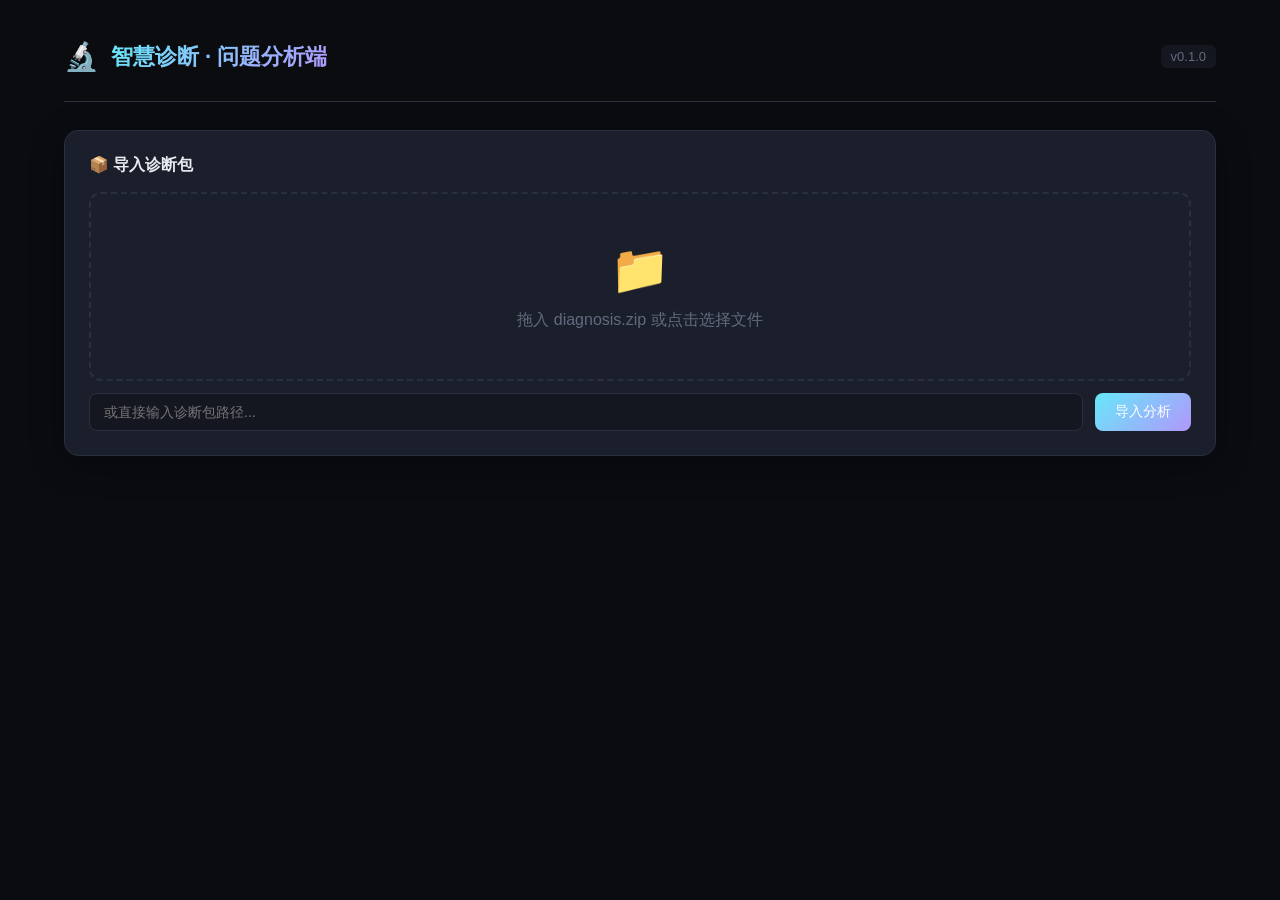
<file: analyzer/src/index.html>
<!DOCTYPE html>
<html lang="zh-CN">
<head>
  <meta charset="UTF-8">
  <meta name="viewport" content="width=device-width, initial-scale=1.0">
  <title>智慧诊断 - 问题分析端</title>
  <link rel="stylesheet" href="styles.css">
</head>
<body>
  <div class="app">
    <header class="header">
      <div class="header-brand">
        <span class="header-icon">🔬</span>
        <h1>智慧诊断 · 问题分析端</h1>
      </div>
      <span class="header-version">v0.1.0</span>
    </header>

    <main class="main">
      <!-- 导入面板 -->
      <section class="card" id="import-section">
        <h2>📦 导入诊断包</h2>
        <div class="drop-zone" id="drop-zone">
          <span class="drop-icon">📁</span>
          <p>拖入 diagnosis.zip 或点击选择文件</p>
          <input type="file" id="file-input" accept=".zip" hidden />
        </div>
        <div class="form-row" style="margin-top:12px">
          <input type="text" id="zip-path" placeholder="或直接输入诊断包路径..." />
          <button id="btn-import" class="btn btn-primary">导入分析</button>
        </div>
      </section>

      <!-- 诊断概要 -->
      <section class="card" id="summary-section" style="display:none">
        <h2>📋 诊断概要</h2>
        <div class="summary-grid" id="summary-grid"></div>
      </section>

      <!-- 证据仪表盘 -->
      <section class="dashboard" id="dashboard" style="display:none">
        <div class="card panel">
          <h2>🌐 请求概览</h2>
          <div id="request-panel"></div>
        </div>
        <div class="card panel">
          <h2>📝 日志摘要</h2>
          <div id="log-panel"></div>
        </div>
        <div class="card panel">
          <h2>🗄️ SQL 分析</h2>
          <div id="sql-panel"></div>
        </div>
      </section>

      <!-- 诊断结论 -->
      <section class="card" id="findings-section" style="display:none">
        <h2>🎯 诊断结论</h2>
        <div id="findings-list"></div>
      </section>

      <!-- 报告 -->
      <section class="card" id="report-section" style="display:none">
        <div class="report-header">
          <h2>📄 诊断报告</h2>
          <div>
            <button id="btn-copy-report" class="btn btn-secondary">📋 复制</button>
            <button id="btn-export-report" class="btn btn-primary">💾 导出</button>
          </div>
        </div>
        <div class="report-preview" id="report-preview"></div>
      </section>
    </main>
  </div>

  <script src="app.js"></script>
</body>
</html>
</file>
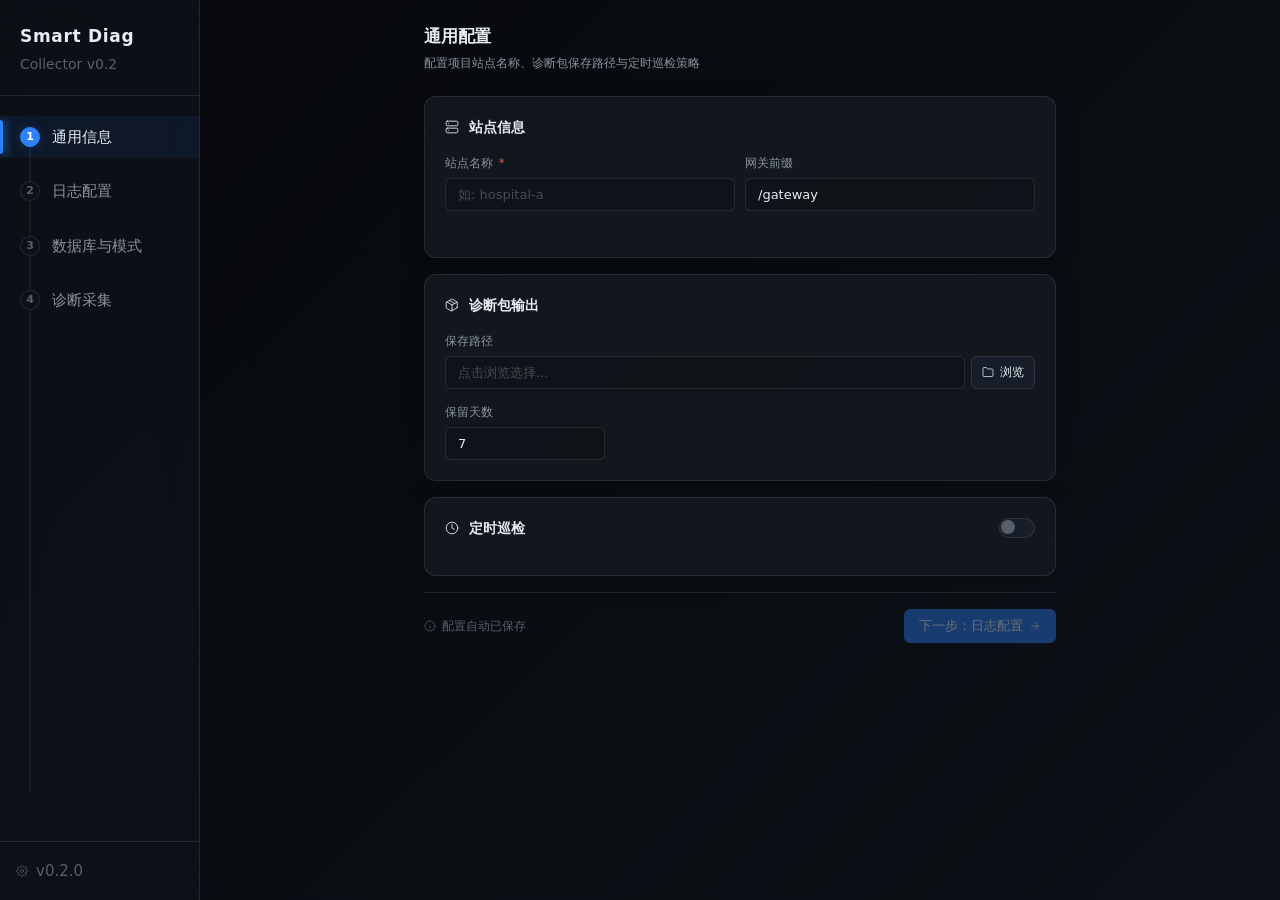
<file: collector/src/index.html>
<!DOCTYPE html>
<html lang="zh-CN">
<head>
  <meta charset="UTF-8">
  <meta name="viewport" content="width=device-width, initial-scale=1.0">
  <title>Smart Diagnostic Collector</title>
  <link rel="stylesheet" href="styles.css">
</head>
<body>

<!-- ═══ SVG Sprite ═══ -->
<svg style="display:none" xmlns="http://www.w3.org/2000/svg">
  <symbol id="icon-arrow-right" viewBox="0 0 24 24">
    <path d="M5 12h14M12 5l7 7-7 7"/>
  </symbol>
  <symbol id="icon-arrow-left" viewBox="0 0 24 24">
    <path d="M19 12H5M12 19l-7-7 7-7"/>
  </symbol>
  <symbol id="icon-check" viewBox="0 0 24 24">
    <path d="M20 6L9 17l-5-5"/>
  </symbol>
  <symbol id="icon-x" viewBox="0 0 24 24">
    <path d="M18 6L6 18M6 6l12 12"/>
  </symbol>
  <symbol id="icon-info" viewBox="0 0 24 24">
    <circle cx="12" cy="12" r="10"/>
    <path d="M12 16v-4M12 8h.01"/>
  </symbol>
  <symbol id="icon-warning" viewBox="0 0 24 24">
    <path d="M10.29 3.86L1.82 18a2 2 0 001.71 3h16.94a2 2 0 001.71-3L13.71 3.86a2 2 0 00-3.42 0z"/>
    <path d="M12 9v4M12 17h.01"/>
  </symbol>
  <symbol id="icon-server" viewBox="0 0 24 24">
    <rect x="2" y="2" width="20" height="8" rx="2"/>
    <rect x="2" y="14" width="20" height="8" rx="2"/>
    <path d="M6 6h.01M6 18h.01"/>
  </symbol>
  <symbol id="icon-db" viewBox="0 0 24 24">
    <ellipse cx="12" cy="5" rx="9" ry="3"/>
    <path d="M21 12c0 1.66-4 3-9 3s-9-1.34-9-3"/>
    <path d="M3 5v14c0 1.66 4 3 9 3s9-1.34 9-3V5"/>
  </symbol>
  <symbol id="icon-cloud" viewBox="0 0 24 24">
    <path d="M18 10h-1.26A8 8 0 109 20h9a5 5 0 000-10z"/>
  </symbol>
  <symbol id="icon-terminal" viewBox="0 0 24 24">
    <polyline points="4 17 10 11 4 5"/>
    <line x1="12" y1="19" x2="20" y2="19"/>
  </symbol>
  <symbol id="icon-folder" viewBox="0 0 24 24">
    <path d="M22 19a2 2 0 01-2 2H4a2 2 0 01-2-2V5a2 2 0 012-2h5l2 3h9a2 2 0 012 2z"/>
  </symbol>
  <symbol id="icon-eye" viewBox="0 0 24 24">
    <path d="M1 12s4-8 11-8 11 8 11 8-4 8-11 8-11-8-11-8z"/>
    <circle cx="12" cy="12" r="3"/>
  </symbol>
  <symbol id="icon-eye-off" viewBox="0 0 24 24">
    <path d="M17.94 17.94A10.07 10.07 0 0112 20c-7 0-11-8-11-8a18.45 18.45 0 015.06-5.94M9.9 4.24A9.12 9.12 0 0112 4c7 0 11 8 11 8a18.5 18.5 0 01-2.16 3.19m-6.72-1.07a3 3 0 11-4.24-4.24"/>
    <line x1="1" y1="1" x2="23" y2="23"/>
  </symbol>
  <symbol id="icon-refresh" viewBox="0 0 24 24">
    <polyline points="23 4 23 10 17 10"/>
    <path d="M20.49 15a9 9 0 11-2.12-9.36L23 10"/>
  </symbol>
  <symbol id="icon-play" viewBox="0 0 24 24">
    <polygon points="5 3 19 12 5 21 5 3"/>
  </symbol>
  <symbol id="icon-stop" viewBox="0 0 24 24">
    <rect x="3" y="3" width="18" height="18" rx="2"/>
  </symbol>
  <symbol id="icon-search" viewBox="0 0 24 24">
    <circle cx="11" cy="11" r="8"/>
    <line x1="21" y1="21" x2="16.65" y2="16.65"/>
  </symbol>
  <symbol id="icon-clock" viewBox="0 0 24 24">
    <circle cx="12" cy="12" r="10"/>
    <polyline points="12 6 12 12 16 14"/>
  </symbol>
  <symbol id="icon-download" viewBox="0 0 24 24">
    <path d="M21 15v4a2 2 0 01-2 2H5a2 2 0 01-2-2v-4"/>
    <polyline points="7 10 12 15 17 10"/>
    <line x1="12" y1="15" x2="12" y2="3"/>
  </symbol>
  <symbol id="icon-settings" viewBox="0 0 24 24">
    <circle cx="12" cy="12" r="3"/>
    <path d="M19.4 15a1.65 1.65 0 00.33 1.82l.06.06a2 2 0 010 2.83 2 2 0 01-2.83 0l-.06-.06a1.65 1.65 0 00-1.82-.33 1.65 1.65 0 00-1 1.51V21a2 2 0 01-4 0v-.09A1.65 1.65 0 009 19.4a1.65 1.65 0 00-1.82.33l-.06.06a2 2 0 01-2.83-2.83l.06-.06A1.65 1.65 0 004.68 15a1.65 1.65 0 00-1.51-1H3a2 2 0 010-4h.09A1.65 1.65 0 004.6 9a1.65 1.65 0 00-.33-1.82l-.06-.06a2 2 0 012.83-2.83l.06.06A1.65 1.65 0 009 4.68a1.65 1.65 0 001-1.51V3a2 2 0 014 0v.09a1.65 1.65 0 001 1.51 1.65 1.65 0 001.82-.33l.06-.06a2 2 0 012.83 2.83l-.06.06A1.65 1.65 0 0019.4 9a1.65 1.65 0 001.51 1H21a2 2 0 010 4h-.09a1.65 1.65 0 00-1.51 1z"/>
  </symbol>
  <symbol id="icon-chevron-down" viewBox="0 0 24 24">
    <polyline points="6 9 12 15 18 9"/>
  </symbol>
  <symbol id="icon-package" viewBox="0 0 24 24">
    <line x1="16.5" y1="9.4" x2="7.5" y2="4.21"/>
    <path d="M21 16V8a2 2 0 00-1-1.73l-7-4a2 2 0 00-2 0l-7 4A2 2 0 002 8v8a2 2 0 001 1.73l7 4a2 2 0 002 0l7-4A2 2 0 0021 16z"/>
    <polyline points="3.27 6.96 12 12.01 20.73 6.96"/>
    <line x1="12" y1="22.08" x2="12" y2="12"/>
  </symbol>
</svg>

<div class="app-shell">

  <!-- ═══ Sidebar ═══ -->
  <aside class="sidebar">
    <div class="sidebar-brand">
      <div class="brand-name">Smart Diag</div>
      <div class="brand-sub">Collector v0.2</div>
    </div>

    <nav class="step-nav">
      <div class="step-item active" id="nav-step-1" data-step="1">
        <span class="step-num" id="step-num-1">1</span>
        <span class="step-label">通用信息</span>
      </div>
      <div class="step-item" id="nav-step-2" data-step="2">
        <span class="step-num" id="step-num-2">2</span>
        <span class="step-label">日志配置</span>
      </div>
      <div class="step-item" id="nav-step-3" data-step="3">
        <span class="step-num" id="step-num-3">3</span>
        <span class="step-label">数据库与模式</span>
      </div>
      <div class="step-item" id="nav-step-4" data-step="4">
        <span class="step-num" id="step-num-4">4</span>
        <span class="step-label">诊断采集</span>
      </div>
    </nav>

    <div class="sidebar-footer">
      <!-- 配置保存状态 -->
      <div class="config-status" id="config-status" style="display:none">
        <svg class="icon icon-sm" aria-hidden="true" id="config-status-icon"><use href="#icon-check"/></svg>
        <span id="config-status-text">配置已保存</span>
      </div>
      <!-- 一键清空 -->
      <button class="btn-clear-config" id="btn-clear-config" type="button" style="display:none" title="清空所有已保存的配置，重新开始">
        <svg class="icon icon-sm" aria-hidden="true"><use href="#icon-x"/></svg>
        清空配置
      </button>
      <div class="sidebar-about">
        <svg class="icon icon-sm" aria-hidden="true"><use href="#icon-settings"/></svg>
        <span>v0.2.0</span>
      </div>
    </div>
  </aside>

  <!-- ═══ Main Content ═══ -->
  <main class="main-content">

    <!-- ═══ Phase 1: 通用配置 ═══ -->
    <div id="phase-1" class="phase active">
      <div class="page-header">
        <div class="page-title">通用配置</div>
        <div class="page-desc">配置项目站点名称、诊断包保存路径与定时巡检策略</div>
      </div>

      <!-- 站点信息 -->
      <div class="card">
        <div class="card-title">
          <svg class="icon" aria-hidden="true"><use href="#icon-server"/></svg>
          站点信息
        </div>
        <div class="field-row field-row-2">
          <div class="field">
            <label class="label" for="site-name">站点名称 <span class="required">*</span></label>
            <input class="input" type="text" id="site-name" placeholder="如: hospital-a" autocomplete="off"/>
          </div>
          <div class="field">
            <label class="label" for="gateway-prefix">网关前缀</label>
            <input class="input" type="text" id="gateway-prefix" value="/gateway" autocomplete="off"/>
          </div>
        </div>
      </div>

      <!-- 诊断包输出 -->
      <div class="card">
        <div class="card-title">
          <svg class="icon" aria-hidden="true"><use href="#icon-package"/></svg>
          诊断包输出
        </div>
        <div class="field">
          <label class="label" for="output-path">保存路径</label>
          <div class="input-with-btn">
            <input class="input" type="text" id="output-path" placeholder="点击浏览选择..." autocomplete="off"/>
            <button class="btn btn-secondary btn-sm" id="btn-browse-path" type="button">
              <svg class="icon icon-sm" aria-hidden="true"><use href="#icon-folder"/></svg>
              浏览
            </button>
          </div>
        </div>
        <div class="field" style="max-width:160px">
          <label class="label" for="output-retention">保留天数</label>
          <input class="input" type="number" id="output-retention" value="7" min="1" max="365"/>
        </div>
      </div>

      <!-- 定时巡检 -->
      <div class="card">
        <div class="card-title">
          <svg class="icon" aria-hidden="true"><use href="#icon-clock"/></svg>
          定时巡检
          <div class="toggle-row" style="margin-left:auto" id="schedule-toggle-row">
            <label class="toggle-switch" for="schedule-enabled">
              <input type="checkbox" id="schedule-enabled"/>
              <span class="toggle-track"></span>
              <span class="toggle-thumb"></span>
            </label>
          </div>
        </div>
        <div id="schedule-fields" style="display:none">
          <div class="field-row field-row-2">
            <div class="field">
              <label class="label" for="schedule-interval">间隔（分钟）</label>
              <input class="input" type="number" id="schedule-interval" value="5" min="1" max="1440"/>
            </div>
            <div class="field">
              <label class="label" for="schedule-lookback">回看窗口（分钟）</label>
              <input class="input" type="number" id="schedule-lookback" value="6" min="1" max="1440"/>
            </div>
            <div class="field">
              <label class="label" for="schedule-max-traces">单次上限（traceId）</label>
              <input class="input" type="number" id="schedule-max-traces" value="50" min="1" max="500"/>
            </div>
            <div class="field">
              <label class="label" for="schedule-dedup-window">去重窗口（分钟）</label>
              <input class="input" type="number" id="schedule-dedup-window" value="60" min="1" max="1440"/>
            </div>
          </div>
          <div class="field">
            <label class="label">过滤级别</label>
            <div class="checkbox-group">
              <label class="checkbox-item">
                <input type="checkbox" id="schedule-level-error" checked/>
                <span>ERROR</span>
              </label>
              <label class="checkbox-item">
                <input type="checkbox" id="schedule-level-warn" checked/>
                <span>WARN</span>
              </label>
              <label class="checkbox-item">
                <input type="checkbox" id="schedule-level-info"/>
                <span>INFO</span>
              </label>
            </div>
          </div>
          <div class="field" style="margin-top:8px">
            <label class="label" for="schedule-extra-keywords">额外关键词（空格分隔）</label>
            <input class="input" type="text" id="schedule-extra-keywords" placeholder="如: Timeout OOM OutOfMemory"/>
          </div>
        </div>
      </div>

      <!-- Action Bar -->
      <div class="action-bar">
        <div class="action-bar-hint">
          <svg class="icon icon-sm" aria-hidden="true"><use href="#icon-info"/></svg>
          配置自动已保存
        </div>
        <div class="action-bar-btns">
          <button class="btn btn-primary" id="btn-goto-phase2" disabled>
            下一步：日志配置
            <svg class="icon icon-sm" aria-hidden="true"><use href="#icon-arrow-right"/></svg>
          </button>
        </div>
      </div>
    </div><!-- /phase-1 -->


    <!-- ═══ Phase 2: 日志配置 ═══ -->
    <div id="phase-2" class="phase">
      <div class="page-header">
        <div class="page-title">日志配置</div>
        <div class="page-desc">配置系统日志来源并测试连接可用性</div>
      </div>

      <!-- 日志来源 -->
      <div class="card">
        <div class="card-title">
          <svg class="icon" aria-hidden="true"><use href="#icon-cloud"/></svg>
          日志来源
        </div>
        <div class="source-cards">
          <div class="source-card selected" id="source-elk" role="button" tabindex="0">
            <span class="source-badge">✓ 已激活</span>
            <div class="source-card-title">
              <svg class="icon icon-sm" aria-hidden="true"><use href="#icon-cloud"/></svg>
              ELK 模式
            </div>
            <div class="source-card-desc">通过 Kibana 代理获取日志</div>
          </div>
          <div class="source-card" id="source-es" role="button" tabindex="0">
            <span class="source-badge">✓ 已激活</span>
            <div class="source-card-title">
              <svg class="icon icon-sm" aria-hidden="true"><use href="#icon-cloud"/></svg>
              ES 直接模式
            </div>
            <div class="source-card-desc">直接连接 ES 接口获取日志</div>
          </div>
          <div class="source-card" id="source-ssh" role="button" tabindex="0">
            <span class="source-badge">✓ 已激活</span>
            <div class="source-card-title">
              <svg class="icon icon-sm" aria-hidden="true"><use href="#icon-terminal"/></svg>
              SSH 模式
            </div>
            <div class="source-card-desc">SSH 连接服务器 grep 日志</div>
          </div>
        </div>

        <!-- ELK 配置区 -->
        <div id="elk-config-area">
          <div class="field-row field-row-2">
            <div class="field">
              <label class="label" for="elk-address">ELK 地址 <span class="required">*</span></label>
              <input class="input" type="text" id="elk-address" placeholder="http://elk-host:9200" autocomplete="off"/>
            </div>
            <div class="field">
              <label class="label" for="elk-index-pattern">索引模式 <span class="required">*</span></label>
              <input class="input" type="text" id="elk-index-pattern" value="logstash-*" autocomplete="off"/>
            </div>
          </div>
          <div class="field-row field-row-2">
            <div class="field">
              <label class="label" for="elk-username">用户名</label>
              <input class="input" type="text" id="elk-username" placeholder="elastic（可选）" autocomplete="off"/>
            </div>
            <div class="field">
              <label class="label" for="elk-password">密码</label>
              <div class="input-wrap">
                <input class="input" type="password" id="elk-password" placeholder="（可选）" autocomplete="off"/>
                <button class="input-eye" id="btn-elk-eye" type="button" aria-label="显示/隐藏密码">
                  <svg class="icon icon-sm" aria-hidden="true"><use href="#icon-eye" id="elk-eye-icon"/></svg>
                </button>
              </div>
            </div>
          </div>

          <button class="adv-toggle" id="elk-adv-toggle" type="button" aria-expanded="false">
            <svg class="icon icon-sm" aria-hidden="true"><use href="#icon-chevron-down"/></svg>
            高级字段映射
          </button>
          <div class="adv-content" id="elk-adv-content">
            <div class="field-row field-row-2" style="margin-top:12px">
              <div class="field">
                <label class="label" for="elk-field-timestamp">时间戳字段</label>
                <input class="input" type="text" id="elk-field-timestamp" value="@timestamp"/>
              </div>
              <div class="field">
                <label class="label" for="elk-field-level">日志级别字段</label>
                <input class="input" type="text" id="elk-field-level" value="level"/>
              </div>
              <div class="field">
                <label class="label" for="elk-field-traceid">TraceId 字段</label>
                <input class="input" type="text" id="elk-field-traceid" value="traceId"/>
              </div>
              <div class="field">
                <label class="label" for="elk-field-service">服务名字段</label>
                <input class="input" type="text" id="elk-field-service" value="serviceName"/>
              </div>
              <div class="field">
                <label class="label" for="elk-field-message">消息字段</label>
                <input class="input" type="text" id="elk-field-message" value="message"/>
              </div>
            </div>
          </div>
        </div>

        <!-- ES 直接配置区 -->
        <div id="es-config-area" style="display:none">
          <div class="field-row field-row-2">
            <div class="field">
              <label class="label" for="es-address">ES 地址 <span class="required">*</span></label>
              <input class="input" type="text" id="es-address" placeholder="http://es-host:9200" autocomplete="off"/>
            </div>
            <div class="field">
              <label class="label" for="es-index-pattern">索引模式 <span class="required">*</span></label>
              <input class="input" type="text" id="es-index-pattern" value="logstash-*" autocomplete="off"/>
            </div>
          </div>
          <div class="field-row field-row-2">
            <div class="field">
              <label class="label" for="es-username">用户名</label>
              <input class="input" type="text" id="es-username" placeholder="elastic（可选）" autocomplete="off"/>
            </div>
            <div class="field">
              <label class="label" for="es-password">密码</label>
              <div class="input-wrap">
                <input class="input" type="password" id="es-password" placeholder="（可选）" autocomplete="off"/>
                <button class="input-eye" id="btn-es-eye" type="button" aria-label="显示/隐藏密码">
                  <svg class="icon icon-sm" aria-hidden="true"><use href="#icon-eye" id="es-eye-icon"/></svg>
                </button>
              </div>
            </div>
          </div>

          <button class="adv-toggle" id="es-adv-toggle" type="button" aria-expanded="false">
            <svg class="icon icon-sm" aria-hidden="true"><use href="#icon-chevron-down"/></svg>
            高级字段映射
          </button>
          <div class="adv-content" id="es-adv-content">
            <div class="field-row field-row-2" style="margin-top:12px">
              <div class="field">
                <label class="label" for="es-field-timestamp">时间戳字段</label>
                <input class="input" type="text" id="es-field-timestamp" value="@timestamp"/>
              </div>
              <div class="field">
                <label class="label" for="es-field-level">日志级别字段</label>
                <input class="input" type="text" id="es-field-level" value="level"/>
              </div>
              <div class="field">
                <label class="label" for="es-field-traceid">TraceId 字段</label>
                <input class="input" type="text" id="es-field-traceid" value="traceId"/>
              </div>
              <div class="field">
                <label class="label" for="es-field-service">服务名字段</label>
                <input class="input" type="text" id="es-field-service" value="serviceName"/>
              </div>
              <div class="field">
                <label class="label" for="es-field-message">消息字段</label>
                <input class="input" type="text" id="es-field-message" value="message"/>
              </div>
            </div>
          </div>
        </div>

        <!-- SSH 配置区 -->
        <div id="ssh-config-area" style="display:none">
          <div class="inline-msg info" style="margin-bottom:12px">
            <svg class="icon icon-sm" aria-hidden="true"><use href="#icon-info"/></svg>
            SSH 模式需上传服务器配置 CSV，包含服务器 IP、用户名、密码和日志路径。
          </div>
          <div style="display:flex;gap:8px;margin-bottom:10px">
            <button class="btn btn-secondary btn-sm" id="btn-dl-svc-tpl" type="button">
              <svg class="icon icon-sm" aria-hidden="true"><use href="#icon-download"/></svg>
              下载模板
            </button>
          </div>
          <div class="file-drop-wrap" id="svc-drop" role="button" tabindex="0">
            <input type="file" id="svc-file" accept=".csv" hidden/>
            <svg class="icon icon-lg" style="margin-bottom:6px;color:var(--text-3)" aria-hidden="true"><use href="#icon-folder"/></svg>
            <div class="file-drop-text">点击选择或拖入 服务部署.csv</div>
          </div>
          <div id="svc-preview" class="preview-table" style="display:none"></div>
          <div id="svc-msg" style="display:none"></div>
        </div>
      </div>

      <!-- ELK 连通测试 -->
      <div class="verify-card" id="elk-verify-card">
        <div class="verify-card-head">
          <div class="verify-card-info">
            <div class="verify-card-name">
              <svg class="icon icon-sm" aria-hidden="true"><use href="#icon-cloud"/></svg>
              ELK 连通测试
            </div>
            <div class="verify-card-addr" id="elk-verify-addr">-</div>
          </div>
          <div class="status-row" id="elk-status-row">
            <span class="status-dot idle" id="elk-status-dot"></span>
            <span id="elk-status-text" style="color:var(--text-3)">等待测试</span>
          </div>
        </div>
        <div class="verify-card-body">
          <div class="verify-result" id="elk-verify-result" style="margin-bottom:10px;min-height:16px"></div>
          <div style="display:flex; gap:8px; flex-wrap:wrap;">
            <button class="btn btn-secondary btn-sm" id="btn-test-elk" type="button">
              <svg class="icon icon-sm" aria-hidden="true"><use href="#icon-refresh"/></svg>
              测试 ELK 连接
            </button>
            <button class="btn btn-secondary btn-sm" id="btn-discover-es" type="button">
              <svg class="icon icon-sm" aria-hidden="true"><use href="#icon-search"/></svg>
              智能探查日志配置
            </button>
          </div>

          <!-- ES 智能探查结果面板 -->
          <div id="es-discover-panel" style="display:none; margin-top:15px; border-top:1px solid var(--border, #30363d); padding-top:12px;">
            <h4 style="margin:0 0 10px 0; font-size:14px; color:var(--text-1); display:flex; align-items:center; gap:6px;">
              <svg class="icon icon-sm" aria-hidden="true"><use href="#icon-eye"/></svg>
              ES 智能探查配置报告
            </h4>
            <div id="es-discover-fields" style="font-size:12px; color:var(--text-2); line-height:1.8; margin-bottom:10px; padding:10px; background:var(--bg-input, #0d1117); border-radius:4px; border:1px solid var(--border, #30363d);">
              <!-- 自动检测的映射字段 -->
            </div>
            <div id="es-discover-services-container" style="font-size:12px; margin-bottom:12px;">
              <div style="font-weight:bold; color:var(--text-1); margin-bottom:6px;">📦 自动发现的服务列表 (选择需要应用的配置)：</div>
              <div id="es-discover-services-list" style="display:grid; grid-template-columns:repeat(auto-fill, minmax(160px, 1fr)); gap:8px; max-height:150px; overflow-y:auto; padding:8px; background:var(--bg-input, #0d1117); border-radius:4px; border:1px solid var(--border, #30363d);">
                <!-- 服务复选框 -->
              </div>
            </div>
            <button class="btn btn-primary btn-sm" id="btn-apply-es-config" type="button">
              <svg class="icon icon-sm" aria-hidden="true"><use href="#icon-check"/></svg>
              确认并应用此配置
            </button>
          </div>
        </div>
      </div>

      <!-- ES 连通测试 -->
      <div class="verify-card" id="es-verify-card" style="display:none">
        <div class="verify-card-head">
          <div class="verify-card-info">
            <div class="verify-card-name">
              <svg class="icon icon-sm" aria-hidden="true"><use href="#icon-cloud"/></svg>
              ES 直接连通测试
            </div>
            <div class="verify-card-addr" id="es-verify-addr">-</div>
          </div>
          <div class="status-row" id="es-status-row">
            <span class="status-dot idle" id="es-status-dot"></span>
            <span id="es-status-text" style="color:var(--text-3)">等待测试</span>
          </div>
        </div>
        <div class="verify-card-body">
          <div class="verify-result" id="es-verify-result" style="margin-bottom:10px;min-height:16px"></div>
          <div style="display:flex; gap:8px; flex-wrap:wrap;">
            <button class="btn btn-secondary btn-sm" id="btn-test-es" type="button">
              <svg class="icon icon-sm" aria-hidden="true"><use href="#icon-refresh"/></svg>
              测试 ES 连接
            </button>
            <button class="btn btn-secondary btn-sm" id="btn-discover-es-direct" type="button">
              <svg class="icon icon-sm" aria-hidden="true"><use href="#icon-search"/></svg>
              智能探查日志配置
            </button>
          </div>

          <!-- ES 直接模式智能探查结果面板 -->
          <div id="es-discover-panel-direct" style="display:none; margin-top:15px; border-top:1px solid var(--border, #30363d); padding-top:12px;">
            <h4 style="margin:0 0 10px 0; font-size:14px; color:var(--text-1); display:flex; align-items:center; gap:6px;">
              <svg class="icon icon-sm" aria-hidden="true"><use href="#icon-eye"/></svg>
              ES 智能探查配置报告
            </h4>
            <div id="es-discover-fields-direct" style="font-size:12px; color:var(--text-2); line-height:1.8; margin-bottom:10px; padding:10px; background:var(--bg-input, #0d1117); border-radius:4px; border:1px solid var(--border, #30363d);">
              <!-- 自动检测 of 映射字段 -->
            </div>
            <div id="es-discover-services-container-direct" style="font-size:12px; margin-bottom:12px;">
              <div style="font-weight:bold; color:var(--text-1); margin-bottom:6px;">📦 自动发现的服务列表 (选择需要应用的配置)：</div>
              <div id="es-discover-services-list-direct" style="display:grid; grid-template-columns:repeat(auto-fill, minmax(160px, 1fr)); gap:8px; max-height:150px; overflow-y:auto; padding:8px; background:var(--bg-input, #0d1117); border-radius:4px; border:1px solid var(--border, #30363d);">
                <!-- 服务复选框 -->
              </div>
            </div>
            <button class="btn btn-primary btn-sm" id="btn-apply-es-config-direct" type="button">
              <svg class="icon icon-sm" aria-hidden="true"><use href="#icon-check"/></svg>
              确认并应用此配置
            </button>
          </div>
        </div>
      </div>

      <!-- SSH 服务发现（仅 SSH 模式） -->
      <div class="verify-card" id="ssh-verify-card" style="display:none">
        <div class="verify-card-head">
          <div class="verify-card-info">
            <div class="verify-card-name">
              <svg class="icon icon-sm" aria-hidden="true"><use href="#icon-terminal"/></svg>
              服务 SSH 校验
            </div>
            <div class="verify-card-addr">已导入服务配置</div>
          </div>
          <div class="status-row" id="ssh-status-row">
            <span class="status-dot idle" id="ssh-status-dot"></span>
            <span id="ssh-status-text" style="color:var(--text-3)">等待测试</span>
          </div>
        </div>
        <div class="verify-card-body">
          <div id="ssh-verify-list" style="margin-bottom:10px"></div>
          <button class="btn btn-secondary btn-sm" id="btn-validate-svc" type="button">
            <svg class="icon icon-sm" aria-hidden="true"><use href="#icon-refresh"/></svg>
            校验服务 SSH
          </button>
        </div>
      </div>

      <!-- Action Bar -->
      <div class="action-bar">
        <div class="action-bar-btns" style="margin-right:auto">
          <button class="btn btn-ghost" id="btn-backto-phase1" type="button">
            <svg class="icon icon-sm" aria-hidden="true"><use href="#icon-arrow-left"/></svg>
            上一步：通用配置
          </button>
        </div>
        <div class="action-bar-btns">
          <button class="btn btn-primary" id="btn-goto-phase3" disabled>
            下一步：数据库与模式
            <svg class="icon icon-sm" aria-hidden="true"><use href="#icon-arrow-right"/></svg>
          </button>
        </div>
      </div>
    </div><!-- /phase-2 -->


    <!-- ═══ Phase 3: 数据库与模式 ═══ -->
    <div id="phase-3" class="phase">
      <div class="page-header">
        <div class="page-title">数据库与模式</div>
        <div class="page-desc">配置业务数据库连接、选定数据架构并进行表结构分析</div>
      </div>

      <!-- 数据库连接配置 -->
      <div class="card">
        <div class="card-title">
          <svg class="icon" aria-hidden="true"><use href="#icon-db"/></svg>
          数据库连接
        </div>
        <div class="tab-bar" id="db-tab-bar">
          <button class="tab-btn active" data-db-type="mysql" type="button">MySQL</button>
          <button class="tab-btn" data-db-type="postgresql" type="button">PostgreSQL</button>
        </div>
        <div class="field-row field-row-3">
          <div class="field">
            <label class="label" for="db-host">主机地址</label>
            <input class="input" type="text" id="db-host" placeholder="172.29.60.100" autocomplete="off"/>
          </div>
          <div class="field">
            <label class="label" for="db-port">端口</label>
            <input class="input" type="number" id="db-port" value="3306"/>
          </div>
        </div>
        <div class="field-row field-row-eq">
          <div class="field">
            <label class="label" for="db-username">用户名</label>
            <input class="input" type="text" id="db-username" placeholder="readonly" autocomplete="off"/>
          </div>
          <div class="field">
            <label class="label" for="db-password">密码</label>
            <div class="input-wrap">
              <input class="input" type="password" id="db-password" placeholder="••••••" autocomplete="off"/>
              <button class="input-eye" id="btn-db-eye" type="button" aria-label="显示/隐藏密码">
                <svg class="icon icon-sm" aria-hidden="true"><use href="#icon-eye" id="db-eye-icon"/></svg>
              </button>
            </div>
          </div>
        </div>
        <div class="field">
          <label class="label" for="db-name">数据库名</label>
          <div class="input-with-btn">
            <input class="input" type="text" id="db-name" placeholder="先进行连接测试通过后选择" autocomplete="off"/>
            <select class="input" id="db-name-select" style="display:none;">
              <option value="">请选择数据库...</option>
            </select>
          </div>
          <div class="hint" id="db-name-hint" style="margin-top:6px;color:#888;font-size:12px;">
            提示：测试连接通过后会自动列出可用数据库，请选择具体的数据库以确保 SQL 查询可靠
          </div>
        </div>
        <div class="field" id="db-schema-row" style="display:none;">
          <label class="label">模式（schema）— 可多选</label>
          <div id="db-schema-list" style="border:1px solid var(--border, #30363d); border-radius:4px; padding:8px; max-height:180px; overflow-y:auto; background:var(--bg-input, #0d1117);">
            <div style="color:#888; font-size:12px;">加载中...</div>
          </div>
          <div class="hint" id="db-schema-hint" style="margin-top:6px;color:#888;font-size:12px;">
            PostgreSQL 表归属于具体的 schema，请勾选业务表所在的所有 schema（如 pcm_2912、outbound_platform）。
          </div>
        </div>
      </div>

      <!-- 数据库连通测试 -->
      <div class="verify-card" id="db-verify-card">
        <div class="verify-card-head">
          <div class="verify-card-info">
            <div class="verify-card-name">
              <svg class="icon icon-sm" aria-hidden="true"><use href="#icon-db"/></svg>
              数据库连通测试
            </div>
            <div class="verify-card-addr" id="db-verify-addr">-</div>
          </div>
          <div class="status-row" id="db-status-row">
            <span class="status-dot idle" id="db-status-dot"></span>
            <span id="db-status-text" style="color:var(--text-3)">等待测试</span>
          </div>
        </div>
        <div class="verify-card-body">
          <div class="verify-result" id="db-verify-result" style="margin-bottom:10px;min-height:16px"></div>
          <button class="btn btn-secondary btn-sm" id="btn-test-db" type="button">
            <svg class="icon icon-sm" aria-hidden="true"><use href="#icon-refresh"/></svg>
            测试 DB 连接
          </button>
        </div>
      </div>

      <!-- 模式表预览 (Schema Tables Preview) -->
      <div class="card" id="db-tables-preview-card" style="display:none;">
        <div class="card-title">
          <svg class="icon" aria-hidden="true"><use href="#icon-terminal"/></svg>
          模式表预览
        </div>
        <div class="field" style="margin-bottom:10px">
          <input class="input" type="text" id="db-tables-search" placeholder="输入表名过滤..." autocomplete="off"/>
        </div>
        <div id="db-tables-preview-list" style="border:1px solid var(--border); border-radius:4px; padding:10px; max-height:220px; overflow-y:auto; background:var(--bg-input);">
          <div style="color:var(--text-3); font-size:12px;">选择数据库后将自动载入表列表进行预览...</div>
        </div>
        <div class="hint" style="margin-top:6px;color:var(--text-3);font-size:11px;">
          提示：以上为成功连接后读取的物理业务表，有助于运维核对表结构是否一致。
        </div>
      </div>

      <!-- Action Bar -->
      <div class="action-bar">
        <div class="action-bar-btns" style="margin-right:auto">
          <button class="btn btn-ghost" id="btn-backto-phase2" type="button">
            <svg class="icon icon-sm" aria-hidden="true"><use href="#icon-arrow-left"/></svg>
            上一步：日志配置
          </button>
        </div>
        <div class="action-bar-btns">
          <button class="btn btn-primary" id="btn-goto-phase4" disabled>
            确认，下一步：诊断采集
            <svg class="icon icon-sm" aria-hidden="true"><use href="#icon-arrow-right"/></svg>
          </button>
        </div>
      </div>
    </div><!-- /phase-3 -->


    <!-- ═══ Phase 4: 诊断采集 ═══ -->
    <div id="phase-4" class="phase">
      <div class="page-header" style="display:flex;align-items:center;justify-content:space-between">
        <div>
          <div class="page-title">诊断采集</div>
          <div class="page-desc">选择采集模式，抓取数据生成最终 ZIP 诊断包</div>
        </div>
        <button class="btn btn-ghost btn-sm" id="btn-backto-phase3-from-4" type="button" style="align-self:flex-start">
          <svg class="icon icon-sm" aria-hidden="true"><use href="#icon-arrow-left"/></svg>
          返回数据库
        </button>
      </div>

      <!-- 调度器状态条（仅定时巡检启用时显示） -->
      <div class="sched-bar" id="sched-bar" style="display:none">
        <div class="sched-bar-left">
          <span class="sched-bar-label">定时巡检</span>
          <span class="sched-badge" id="sched-badge">未启动</span>
          <span class="sched-meta" id="sched-last-run"></span>
          <span class="sched-meta" id="sched-pkg-count"></span>
        </div>
        <div class="sched-bar-right">
          <button class="btn btn-ghost btn-sm" id="btn-sched-stop-bar" type="button">
            <svg class="icon icon-sm" aria-hidden="true"><use href="#icon-stop"/></svg>
            停止
          </button>
        </div>
      </div>

      <!-- 模式选择 -->
      <div class="mode-cards">
        <div class="mode-card selected" id="mode-realtime" role="button" tabindex="0">
          <div class="mode-card-title">
            <svg class="icon icon-sm" aria-hidden="true"><use href="#icon-search"/></svg>
            实时模式
          </div>
          <div class="mode-card-desc">打开诊断浏览器捕获请求</div>
        </div>
        <div class="mode-card" id="mode-history" role="button" tabindex="0">
          <div class="mode-card-title">
            <svg class="icon icon-sm" aria-hidden="true"><use href="#icon-clock"/></svg>
            历史模式
          </div>
          <div class="mode-card-desc">按关键词查询历史日志</div>
        </div>
        <div class="mode-card" id="mode-scheduler" role="button" tabindex="0">
          <div class="mode-card-title">
            <svg class="icon icon-sm" aria-hidden="true"><use href="#icon-refresh"/></svg>
            定时巡检
          </div>
          <div class="mode-card-desc">定时自动生成诊断包</div>
        </div>
        <div class="mode-card" id="mode-quick" role="button" tabindex="0">
          <div class="mode-card-title">
            <svg class="icon icon-sm" aria-hidden="true"><use href="#icon-play"/></svg>
            快速诊断
          </div>
          <div class="mode-card-desc">单 traceId 直出 TXT 诊断包</div>
        </div>
      </div>

      <!-- 实时模式内容区 -->
      <div id="section-realtime">
        <div class="card">
          <div class="card-title">
            <svg class="icon" aria-hidden="true"><use href="#icon-search"/></svg>
            诊断目标
          </div>
          <div class="field">
            <label class="label" for="page-url">问题页面 URL</label>
            <div class="input-with-btn">
              <input class="input" type="text" id="page-url" placeholder="http://172.29.60.151/patient-management" autocomplete="off"/>
              <button class="btn btn-primary btn-sm" id="btn-open-browser" type="button">
                <svg class="icon icon-sm" aria-hidden="true"><use href="#icon-play"/></svg>
                打开诊断浏览器
              </button>
            </div>
            <span class="hint">在诊断浏览器中操作页面、复现问题后，返回点击「采集完成」</span>
          </div>
        </div>

        <!-- 捕获进行中 -->
        <div class="card" id="capture-card" style="display:none">
          <div class="card-title" style="justify-content:space-between">
            <span style="display:flex;align-items:center;gap:8px">
              <svg class="icon" aria-hidden="true"><use href="#icon-cloud"/></svg>
              实时请求捕获
            </span>
            <div style="display:flex;align-items:center;gap:10px">
              <div class="status-row">
                <span class="status-dot testing" id="capture-dot"></span>
                <span id="capture-indicator" style="font-size:12px;color:var(--text-2)">诊断浏览器运行中</span>
              </div>
              <span style="font-size:12px;color:var(--text-2)">已捕获 <strong id="capture-count" style="color:var(--text-1)">0</strong> 个请求</span>
            </div>
          </div>

          <!-- 操作步骤引导 -->
          <div id="login-guide" style="margin-bottom:14px;padding:12px 14px;background:var(--bg-raised);border-radius:var(--radius);border-left:3px solid var(--accent)">
            <div style="font-size:12px;font-weight:500;color:var(--accent-txt);margin-bottom:6px">操作步骤</div>
            <ol style="margin:0;padding-left:16px;color:var(--text-2);font-size:12px;line-height:1.8">
              <li>诊断浏览器已打开 — 若页面要求登录，<strong style="color:var(--text-1)">请先完成登录</strong></li>
              <li>登录成功后，点击下方「<strong style="color:var(--text-1)">重置采集</strong>」清除登录请求，重新开始记录</li>
              <li>操作出问题的页面，复现异常</li>
              <li>返回此窗口，点击「<strong style="color:var(--text-1)">采集完成</strong>」</li>
            </ol>
          </div>

          <div style="display:flex;gap:8px;margin-bottom:12px">
            <button class="btn btn-danger btn-sm" id="btn-capture-done" type="button">
              <svg class="icon icon-sm" aria-hidden="true"><use href="#icon-stop"/></svg>
              采集完成
            </button>
            <button class="btn btn-secondary btn-sm" id="btn-reset-capture" type="button" title="清除登录期间的请求，重新开始捕获">
              <svg class="icon icon-sm" aria-hidden="true"><use href="#icon-refresh"/></svg>
              重置采集
            </button>
            <button class="btn btn-ghost btn-sm" id="btn-close-browser" type="button">关闭浏览器</button>
            <button class="btn btn-ghost btn-sm" id="btn-diag-devtools" type="button" title="打开诊断浏览器的开发者工具控制台（调试用）">🔧 开发者工具</button>
          </div>
          <div class="req-table-wrap">
            <table class="req-table">
              <thead>
                <tr>
                  <th>名称</th>
                  <th>状态</th>
                  <th>类型</th>
                  <th>大小</th>
                  <th>时间</th>
                </tr>
              </thead>
              <tbody id="req-tbody"></tbody>
            </table>
          </div>
          <div id="capture-empty" class="empty-state">
            <svg class="icon icon-lg" aria-hidden="true"><use href="#icon-cloud"/></svg>
            <p>若页面需要登录，请先登录，登录完成后点「重置采集」再操作目标页面</p>
          </div>
        </div>

        <!-- 诊断进度 -->
        <div class="card" id="progress-card" style="display:none">
          <div class="card-title">
            <svg class="icon" aria-hidden="true"><use href="#icon-refresh"/></svg>
            诊断进度
          </div>
          <div class="progress-wrap">
            <div class="progress-track">
              <div class="progress-bar" id="progress-bar"></div>
            </div>
          </div>
          <div class="progress-steps" id="progress-steps"></div>
          <div id="diag-msg" style="margin-top:10px"></div>
        </div>

        <!-- 诊断结果 -->
        <div class="card" id="result-card" style="display:none">
          <div class="card-title">
            <svg class="icon" aria-hidden="true" style="color:var(--success)"><use href="#icon-check"/></svg>
            诊断包已生成
          </div>
          <div class="result-path-row-container" style="display:flex;gap:6px;align-items:center;">
            <div class="result-path-row" id="result-path" style="flex:1;">-</div>
            <button class="btn btn-secondary btn-sm" id="btn-open-dir" type="button" title="打开所在文件夹" style="padding:10px 12px">打开目录</button>
            <button class="btn btn-secondary btn-sm" id="btn-copy-path" type="button" title="复制文件路径" style="padding:10px 12px">复制</button>
          </div>
          <div class="svc-summary" id="result-services"></div>
          <div style="margin-top:14px;display:flex;justify-content:flex-end">
            <button class="btn btn-ghost btn-sm" id="btn-new-diag" type="button">
              <svg class="icon icon-sm" aria-hidden="true"><use href="#icon-refresh"/></svg>
              新建诊断
            </button>
          </div>
        </div>
      </div><!-- /section-realtime -->

      <!-- 历史模式内容区 -->
      <div id="section-history" style="display:none">
        <div class="card">
          <div class="card-title">
            <svg class="icon" aria-hidden="true"><use href="#icon-search"/></svg>
            历史关键词查询
          </div>
          <div class="field">
            <label class="label" for="history-keywords">
              关键词 / traceId
              <span id="traceid-badge" style="display:none;margin-left:6px;font-size:10px;padding:1px 7px;border-radius:10px;background:var(--accent-dim);color:var(--accent-txt);font-weight:500">traceId 精确查询</span>
            </label>
            <input class="input" type="text" id="history-keywords"
              placeholder="关键词（如 NullPointerException）或直接粘贴 traceId"
              autocomplete="off"/>
            <div class="hint" id="history-kw-hint" style="margin-top:4px">
              支持：普通关键词（全文搜索）/ traceId（精确 term 查询）/ 混合使用
            </div>
          </div>
          <div class="field-row field-row-2">
            <div class="field">
              <label class="label" for="history-start">开始时间</label>
              <input class="input" type="datetime-local" id="history-start"/>
            </div>
            <div class="field">
              <label class="label" for="history-end">结束时间</label>
              <input class="input" type="datetime-local" id="history-end"/>
            </div>
          </div>
          <div style="margin-top:12px;display:flex;gap:8px;align-items:center">
            <button class="btn btn-primary btn-sm" id="btn-history-run" type="button">
              <svg class="icon icon-sm" aria-hidden="true"><use href="#icon-search"/></svg>
              查询并打包
            </button>
            <button class="btn btn-ghost btn-sm" id="btn-set-wide-range" type="button" title="将时间范围扩展为当天">
              <svg class="icon icon-sm" aria-hidden="true"><use href="#icon-clock"/></svg>
              扩展为今天
            </button>
          </div>
        </div>

        <div class="card" id="history-progress-card" style="display:none">
          <div class="card-title">
            <svg class="icon" aria-hidden="true"><use href="#icon-refresh"/></svg>
            历史诊断进度
          </div>
          <div class="progress-wrap">
            <div class="progress-track">
              <div class="progress-bar" id="history-progress-bar"></div>
            </div>
          </div>
          <div class="progress-steps" id="history-progress-steps"></div>
          <div id="history-diag-msg" style="margin-top:10px"></div>
        </div>

        <div class="card" id="history-result-card" style="display:none">
          <div class="card-title">
            <svg class="icon" aria-hidden="true" style="color:var(--success)"><use href="#icon-check"/></svg>
            历史诊断包已生成
          </div>
          <div class="result-path-row-container" style="display:flex;gap:6px;align-items:center;">
            <div class="result-path-row" id="history-result-path" style="flex:1;">-</div>
            <button class="btn btn-secondary btn-sm" id="btn-open-dir-hist" type="button" title="打开所在文件夹" style="padding:10px 12px">打开目录</button>
            <button class="btn btn-secondary btn-sm" id="btn-copy-path-hist" type="button" title="复制文件路径" style="padding:10px 12px">复制</button>
          </div>
          <div id="history-result-info" style="margin-top:12px;font-size:12px;color:var(--text-2)"></div>
          <div style="margin-top:14px;display:flex;justify-content:flex-end">
            <button class="btn btn-ghost btn-sm" id="btn-history-new" type="button">
              <svg class="icon icon-sm" aria-hidden="true"><use href="#icon-refresh"/></svg>
              新建查询
            </button>
          </div>
        </div>
      </div><!-- /section-history -->

      <!-- 定时巡检内容区 -->
      <div id="section-scheduler" style="display:none">
        <div class="card">
          <div class="card-title" style="justify-content:space-between">
            <span style="display:flex;align-items:center;gap:8px">
              <svg class="icon" aria-hidden="true"><use href="#icon-clock"/></svg>
              定时巡检
            </span>
            <div class="status-row">
              <span class="status-dot idle" id="scheduler-dot"></span>
              <span id="scheduler-status-txt" style="font-size:12px;color:var(--text-3)">已停止</span>
            </div>
          </div>
          <div style="display:flex;gap:8px;margin-bottom:16px">
            <button class="btn btn-primary btn-sm" id="btn-start-sched" type="button">
              <svg class="icon icon-sm" aria-hidden="true"><use href="#icon-play"/></svg>
              启动
            </button>
            <button class="btn btn-danger btn-sm" id="btn-stop-sched" type="button" disabled>
              <svg class="icon icon-sm" aria-hidden="true"><use href="#icon-stop"/></svg>
              停止
            </button>
          </div>
          <div id="sched-pkg-list" class="pkg-list">
            <div class="empty-state" id="sched-empty">
              <p>暂无诊断包，启动巡检后自动生成</p>
            </div>
          </div>
        </div>
      </div><!-- /section-scheduler -->

      <!-- 快速诊断内容区 -->
      <div id="section-quick" style="display:none">
        <div class="card">
          <div class="card-title">
            <svg class="icon" aria-hidden="true"><use href="#icon-play"/></svg>
            快速诊断
          </div>
          <div class="field">
            <label class="label" for="quick-trace-id">traceId <span class="required">*</span></label>
            <input class="input" type="text" id="quick-trace-id"
              placeholder="从浏览器 Network 面板 x-trace header 中复制"
              autocomplete="off"/>
            <span class="hint">例如：08183121b46840b683ee7d9fb308f507</span>
          </div>
          <!-- 配置信息已迁移至全局配置环节，此处仅保留输入 traceId 的输入框 -->
          <div style="margin-top:14px;display:flex;gap:8px;align-items:center">
            <button class="btn btn-primary btn-sm" id="btn-quick-run" type="button">
              <svg class="icon icon-sm" aria-hidden="true"><use href="#icon-play"/></svg>
              开始诊断
            </button>
          </div>
        </div>

        <div class="card" id="quick-progress-card" style="display:none">
          <div class="card-title">
            <svg class="icon" aria-hidden="true"><use href="#icon-refresh"/></svg>
            快速诊断进度
          </div>
          <div class="progress-steps" id="quick-progress-steps"></div>
        </div>

        <div class="card" id="quick-result-card" style="display:none">
          <div class="card-title">
            <svg class="icon" aria-hidden="true" style="color:var(--success)"><use href="#icon-check"/></svg>
            TXT 诊断包已生成
          </div>
          <div class="result-path-row-container" style="display:flex;gap:6px;align-items:center;">
            <div class="result-path-row" id="quick-result-path" style="flex:1;">-</div>
            <button class="btn btn-secondary btn-sm" id="btn-open-dir-quick" type="button" title="打开所在文件夹" style="padding:10px 12px">打开目录</button>
            <button class="btn btn-secondary btn-sm" id="btn-copy-path-quick" type="button" title="复制文件路径" style="padding:10px 12px">复制</button>
          </div>
          <div id="quick-result-info" style="margin-top:12px;font-size:12px;color:var(--text-2)"></div>
          <div style="margin-top:14px;display:flex;justify-content:flex-end">
            <button class="btn btn-ghost btn-sm" id="btn-quick-new" type="button">
              <svg class="icon icon-sm" aria-hidden="true"><use href="#icon-refresh"/></svg>
              新建诊断
            </button>
          </div>
        </div>
      </div><!-- /section-quick -->

    </div><!-- /phase-4 -->

  </main>
</div><!-- /app-shell -->

<!-- Toast 容器 -->
<div class="toast-container" id="toast-container"></div>

<script src="app.js"></script>
</body>
</html>
</file>
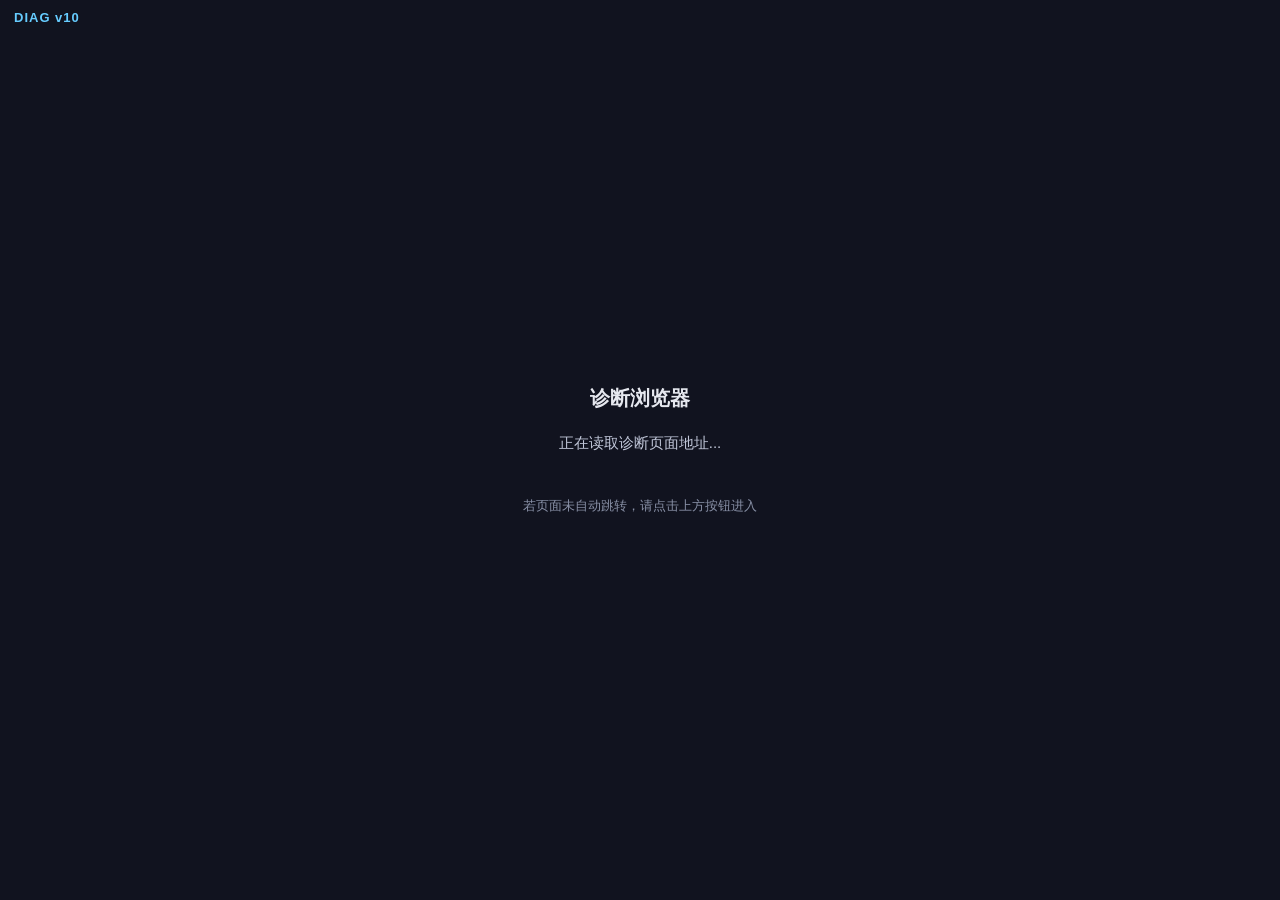
<file: collector/src/diagnostic-redirect.html>
<!DOCTYPE html>
<html>
<head>
<meta charset="utf-8">
<title>诊断浏览器 v10</title>
<style>
  html, body {
    background: #11131f; color: #e6e8ef; margin: 0; height: 100%;
    font-family: "Segoe UI", "Microsoft YaHei", sans-serif;
  }
  .wrap {
    display: flex; flex-direction: column; align-items: center; justify-content: center;
    height: 100vh; gap: 22px; padding: 24px; box-sizing: border-box;
  }
  .ver {
    position: fixed; top: 10px; left: 14px;
    font-size: 13px; color: #6cf; letter-spacing: 1px; font-weight: bold;
  }
  .title { font-size: 20px; font-weight: 600; }
  .gobtn {
    display: inline-block; background: #4a7cff; color: #fff !important;
    text-decoration: none; padding: 18px 44px; border-radius: 10px;
    font-size: 19px; font-weight: 700; cursor: pointer; border: none;
    box-shadow: 0 4px 14px rgba(74,124,255,.4);
  }
  .gobtn:hover { background: #3a6cef; }
  .url {
    color: #8ab4ff; font-size: 13px; word-break: break-all;
    max-width: 80%; text-align: center; line-height: 1.5;
  }
  .hint { color: #8890a6; font-size: 13px; text-align: center; }
  #status { color: #c0c6d8; font-size: 15px; }
</style>
</head>
<body>
  <div class="ver">DIAG v10</div>
  <div class="wrap">
    <div class="title">诊断浏览器</div>
    <div id="status">正在读取诊断页面地址...</div>
    <a id="gobtn" class="gobtn" href="#" rel="noopener" style="display:none">点击进入诊断页面</a>
    <div class="url" id="urlText"></div>
    <div class="hint">若页面未自动跳转，请点击上方按钮进入</div>
  </div>
<script>
(function () {
  'use strict';
  var attempts = 0;
  var target = '';

  function setStatus(text) {
    var s = document.getElementById('status');
    if (s) s.textContent = text;
  }

  function isHttpUrl(value) {
    return /^https?:\/\//i.test(value || '');
  }

  function stillOnBridge() {
    try {
      return location.hostname === 'tauri.localhost' || location.protocol === 'tauri:' || location.protocol === 'file:';
    } catch (e) {
      return true;
    }
  }

  function showReady() {
    var btn = document.getElementById('gobtn');
    var urlText = document.getElementById('urlText');
    if (btn) {
      btn.href = target;
      btn.style.display = 'inline-block';
      if (btn.dataset.bound !== '1') {
        btn.dataset.bound = '1';
        btn.addEventListener('click', function (e) {
          e.preventDefault();
          navigate();
        });
      }
    }
    if (urlText) urlText.textContent = target;
  }

  function navigate() {
    if (!isHttpUrl(target)) {
      setStatus('目标地址无效，请回主窗口重新打开诊断浏览器');
      return;
    }
    try {
      window.location.replace(target);
    } catch (e) {
      try { window.location.href = target; } catch (e2) {}
    }
  }

  function onTargetLoaded(value) {
    target = (value || '').trim();
    if (!isHttpUrl(target)) {
      setStatus('未获取到目标地址，请回主窗口重新打开诊断浏览器');
      return;
    }
    showReady();
    setStatus('正在自动打开诊断页面...');
    navigate();
    setTimeout(function () {
      if (stillOnBridge()) {
        setStatus('自动跳转被拦截 - 请点击下方按钮进入');
        try { window.location.href = target; } catch (e) {}
      }
    }, 300);
  }

  function parseTargetResponse(text) {
    try {
      var payload = JSON.parse(text || '{}');
      return payload.target || '';
    } catch (e) {
      return '';
    }
  }

  function loadTargetWithXhr() {
    try {
      var xhr = new XMLHttpRequest();
      xhr.open('GET', 'diag://redirect-target', true);
      xhr.onload = function () { onTargetLoaded(parseTargetResponse(xhr.responseText)); };
      xhr.onerror = retryLoadTarget;
      xhr.send();
    } catch (e) {
      retryLoadTarget();
    }
  }

  function retryLoadTarget() {
    attempts += 1;
    if (attempts > 80) {
      setStatus('读取目标地址失败，请回主窗口重新打开诊断浏览器');
      return;
    }
    setTimeout(loadTarget, 50);
  }

  function loadTarget() {
    try {
      fetch('diag://redirect-target')
        .then(function (resp) { return resp.text(); })
        .then(function (text) { onTargetLoaded(parseTargetResponse(text)); })
        .catch(loadTargetWithXhr);
    } catch (e) {
      loadTargetWithXhr();
    }
  }

  if (document.readyState === 'loading') {
    document.addEventListener('DOMContentLoaded', loadTarget);
  } else {
    loadTarget();
  }
})();
</script>
</body>
</html>
</file>
<file: analyzer/src/styles.css>
:root {
  --bg-primary: #0a0c10;
  --bg-secondary: #141720;
  --bg-card: #1b1f2b;
  --bg-hover: #252a38;
  --text-primary: #e8eaf0;
  --text-secondary: #a0a5b5;
  --text-muted: #636a7e;
  --accent-blue: #5b9cf7;
  --accent-green: #4ade80;
  --accent-yellow: #fbbf24;
  --accent-red: #fb7185;
  --accent-purple: #b197fc;
  --accent-cyan: #67e8f9;
  --border: #2a2f40;
  --radius: 14px;
  --shadow: 0 8px 32px rgba(0,0,0,0.4);
}

* { margin: 0; padding: 0; box-sizing: border-box; }

body {
  font-family: -apple-system, 'Segoe UI', 'Microsoft YaHei', sans-serif;
  background: var(--bg-primary);
  color: var(--text-primary);
  min-height: 100vh;
}

.app { max-width: 1200px; margin: 0 auto; padding: 24px; }

.header {
  display: flex; justify-content: space-between; align-items: center;
  padding: 16px 0 28px; border-bottom: 1px solid var(--border); margin-bottom: 28px;
}
.header-brand { display: flex; align-items: center; gap: 12px; }
.header-icon { font-size: 28px; }
.header h1 {
  font-size: 22px; font-weight: 600;
  background: linear-gradient(135deg, var(--accent-cyan), var(--accent-purple));
  -webkit-background-clip: text; -webkit-text-fill-color: transparent;
}
.header-version {
  color: var(--text-muted); font-size: 13px;
  background: var(--bg-secondary); padding: 4px 10px; border-radius: 6px;
}

.card {
  background: var(--bg-card); border: 1px solid var(--border);
  border-radius: var(--radius); padding: 24px; margin-bottom: 20px;
  box-shadow: var(--shadow);
}
.card h2 { font-size: 16px; font-weight: 600; margin-bottom: 16px; }

/* Drop Zone */
.drop-zone {
  border: 2px dashed var(--border); border-radius: 12px;
  padding: 48px; text-align: center; cursor: pointer;
  transition: all 0.3s;
}
.drop-zone:hover { border-color: var(--accent-blue); background: rgba(91,156,247,0.05); }
.drop-zone.active { border-color: var(--accent-green); background: rgba(74,222,128,0.05); }
.drop-icon { font-size: 48px; display: block; margin-bottom: 12px; }
.drop-zone p { color: var(--text-muted); }

.form-row { display: flex; gap: 12px; align-items: center; }
.form-row input {
  flex: 1; padding: 10px 14px; background: var(--bg-secondary);
  border: 1px solid var(--border); border-radius: 8px;
  color: var(--text-primary); font-size: 14px; outline: none;
}
.form-row input:focus { border-color: var(--accent-blue); }

.btn {
  padding: 10px 20px; border: none; border-radius: 8px;
  font-size: 14px; font-weight: 500; cursor: pointer;
  transition: all 0.2s; white-space: nowrap;
}
.btn-primary {
  background: linear-gradient(135deg, var(--accent-cyan), var(--accent-purple)); color: white;
}
.btn-primary:hover { opacity: 0.9; transform: translateY(-1px); }
.btn-secondary { background: var(--bg-hover); color: var(--text-primary); border: 1px solid var(--border); }

/* Summary Grid */
.summary-grid {
  display: grid; grid-template-columns: repeat(auto-fit, minmax(180px, 1fr));
  gap: 12px;
}
.summary-item {
  background: var(--bg-secondary); border-radius: 10px;
  padding: 16px; text-align: center;
}
.summary-item .label { font-size: 12px; color: var(--text-muted); margin-bottom: 6px; }
.summary-item .value { font-size: 20px; font-weight: 700; }
.summary-item .value.blue { color: var(--accent-blue); }
.summary-item .value.green { color: var(--accent-green); }
.summary-item .value.red { color: var(--accent-red); }
.summary-item .value.yellow { color: var(--accent-yellow); }

/* Dashboard */
.dashboard {
  display: grid; grid-template-columns: 1fr 1fr 1fr; gap: 16px; margin-bottom: 20px;
}
.panel { min-height: 200px; }
@media (max-width: 960px) { .dashboard { grid-template-columns: 1fr; } }

/* Request items */
.req-item {
  display: flex; gap: 8px; align-items: center;
  padding: 8px 10px; border-radius: 6px; margin-bottom: 4px;
  background: var(--bg-secondary); font-size: 12px;
}
.req-item .method {
  font-weight: 700; padding: 2px 5px; border-radius: 3px;
  background: var(--accent-blue); color: white; font-size: 10px;
}
.req-item .svc { color: var(--accent-purple); font-weight: 500; min-width: 100px; }
.req-item .path { flex: 1; color: var(--text-secondary); overflow: hidden; text-overflow: ellipsis; white-space: nowrap; }
.req-item .dur { min-width: 60px; text-align: right; font-weight: 600; }
.req-item .dur.slow { color: var(--accent-red); }
.req-item .dur.ok { color: var(--accent-green); }

/* Log stats */
.log-stat { padding: 10px 0; border-bottom: 1px solid var(--border); }
.log-stat:last-child { border: none; }
.log-stat .stat-label { font-size: 13px; color: var(--text-muted); }
.log-stat .stat-value { font-size: 18px; font-weight: 700; }
.exception-tag {
  display: inline-block; padding: 3px 8px; border-radius: 4px;
  font-size: 11px; background: rgba(251,113,133,0.15); color: var(--accent-red);
  margin: 4px 4px 0 0;
}

/* SQL items */
.sql-item {
  padding: 10px; background: var(--bg-secondary); border-radius: 8px;
  margin-bottom: 8px; font-size: 12px;
}
.sql-item .sql-text {
  font-family: monospace; color: var(--accent-cyan); margin-bottom: 6px;
  word-break: break-all;
}
.sql-item .sql-meta { display: flex; gap: 12px; color: var(--text-muted); }
.sql-item .sql-meta .risk { font-weight: 700; }
.sql-item .sql-meta .risk.high { color: var(--accent-red); }

/* Findings */
.finding-card {
  background: var(--bg-secondary); border-radius: 10px;
  padding: 16px; margin-bottom: 12px;
  border-left: 4px solid var(--accent-yellow);
}
.finding-card.high { border-left-color: var(--accent-red); }
.finding-card.critical { border-left-color: #dc2626; }
.finding-card.medium { border-left-color: var(--accent-yellow); }
.finding-title { font-weight: 600; margin-bottom: 8px; }
.finding-evidence { font-size: 13px; color: var(--text-secondary); }
.finding-evidence li { margin-bottom: 4px; }
.finding-recommendations { margin-top: 10px; }
.finding-recommendations h4 { font-size: 13px; color: var(--accent-green); margin-bottom: 4px; }
.finding-recommendations li { font-size: 13px; color: var(--text-secondary); margin-bottom: 2px; }

/* Report */
.report-header { display: flex; justify-content: space-between; align-items: center; }
.report-preview {
  margin-top: 16px; padding: 20px; background: var(--bg-secondary);
  border-radius: 10px; font-size: 13px; line-height: 1.8;
  max-height: 600px; overflow-y: auto; white-space: pre-wrap;
  font-family: monospace;
}
</file>
<file: collector/src/styles.css>
/* ─── CSS Variables ─── */
:root {
  --bg-base:    linear-gradient(135deg, #07090e 0%, #0d1117 100%);
  --bg-surface: rgba(22, 27, 34, 0.75);
  --bg-raised:  rgba(28, 34, 48, 0.7);
  --bg-input:   #0d1117;
  --border:     rgba(240, 246, 252, 0.1);
  --border-dim: rgba(240, 246, 252, 0.05);
  --text-1:     #e6edf3;
  --text-2:     #8b949e;
  --text-3:     #57606a;
  --accent:     #2f81f7;
  --accent-dim: rgba(47, 129, 247, 0.15);
  --accent-txt: #58a6ff;
  --success:    #3fb950;
  --success-dim:rgba(63, 185, 80, 0.1);
  --warn:       #d29922;
  --warn-dim:   rgba(210, 153, 34, 0.1);
  --error:      #f85149;
  --error-dim:  rgba(248, 81, 73, 0.15);
  --radius-sm:  4px;
  --radius:     6px;
  --radius-lg:  12px;
  --transition: all 0.25s cubic-bezier(0.4, 0, 0.2, 1);
  --glow-accent: 0 0 12px rgba(47, 129, 247, 0.25);
  --glow-success: 0 0 12px rgba(63, 185, 80, 0.25);
}

/* ─── Reset ─── */
*, *::before, *::after { margin: 0; padding: 0; box-sizing: border-box; }
html, body { height: 100%; overflow: hidden; }
body {
  font-family: -apple-system, 'SF Pro Text', 'Segoe UI', system-ui, sans-serif;
  background: #07090e;
  color: var(--text-1);
  font-size: 13px;
  line-height: 1.5;
}

/* ─── Scrollbar ─── */
::-webkit-scrollbar { width: 4px; height: 4px; }
::-webkit-scrollbar-track { background: transparent; }
::-webkit-scrollbar-thumb { background: rgba(240, 246, 252, 0.1); border-radius: 2px; }
::-webkit-scrollbar-thumb:hover { background: rgba(240, 246, 252, 0.25); }

/* ─── Layout ─── */
.app-shell {
  display: flex;
  height: 100vh;
  overflow: hidden;
  background: var(--bg-base);
}

/* ─── Sidebar ─── */
.sidebar {
  width: 200px;
  flex-shrink: 0;
  background: rgba(22, 27, 34, 0.4);
  backdrop-filter: blur(20px);
  -webkit-backdrop-filter: blur(20px);
  border-right: 1px solid var(--border);
  display: flex;
  flex-direction: column;
  padding: 0;
  z-index: 10;
}

.sidebar-brand {
  padding: 24px 20px 20px;
  border-bottom: 1px solid var(--border);
}

.brand-name {
  font-size: 17px;
  font-weight: 600;
  color: var(--text-1);
  letter-spacing: 0.04em;
}

.brand-sub {
  font-size: 14px;
  color: var(--text-3);
  margin-top: 4px;
}

.step-nav {
  flex: 1;
  padding: 20px 0;
  position: relative;
  display: flex;
  flex-direction: column;
  gap: 12px;
}

/* Timeline vertical line in sidebar */
.step-nav::before {
  content: '';
  position: absolute;
  left: 29px;
  top: 36px;
  bottom: 50px;
  width: 2px;
  background: var(--border-dim);
  z-index: 1;
}

.step-item {
  display: flex;
  align-items: center;
  gap: 12px;
  padding: 10px 20px;
  cursor: pointer;
  transition: var(--transition);
  position: relative;
  color: var(--text-2);
  font-size: 16px;
  z-index: 2;
}

.step-item:hover {
  color: var(--text-1);
}

.step-item.active {
  color: var(--text-1);
  background: rgba(47, 129, 247, 0.08);
}

.step-item.active::before {
  content: '';
  position: absolute;
  left: 0;
  top: 4px;
  bottom: 4px;
  width: 3px;
  background: var(--accent);
  border-radius: 0 4px 4px 0;
  box-shadow: 2px 0 8px var(--accent);
}

.step-item.done {
  color: var(--text-2);
}

.step-num {
  width: 20px;
  height: 20px;
  border-radius: 50%;
  display: flex;
  align-items: center;
  justify-content: center;
  font-size: 11px;
  font-weight: 600;
  background: #0d1117;
  color: var(--text-3);
  flex-shrink: 0;
  border: 1.5px solid var(--border);
  transition: var(--transition);
  z-index: 3;
}

.step-item.active .step-num {
  background: var(--accent);
  color: #fff;
  border-color: var(--accent);
  box-shadow: var(--glow-accent);
}

.step-item.done .step-num {
  background: var(--success);
  color: #fff;
  border-color: var(--success);
  box-shadow: var(--glow-success);
}

.step-label { font-size: 15px; font-weight: 500; }

.sidebar-footer {
  padding: 12px 16px;
  border-top: 0.5px solid var(--border);
}

.sidebar-about {
  display: flex;
  align-items: center;
  gap: 8px;
  color: var(--text-3);
  font-size: 15px;
  cursor: default;
  padding: 6px 0;
  transition: var(--transition);
}

.sidebar-about:hover { color: var(--text-2); }

.config-status {
  display: flex;
  align-items: center;
  gap: 6px;
  font-size: 13px;
  color: var(--success);
  padding: 4px 0 6px;
}

.btn-clear-config {
  display: flex;
  align-items: center;
  gap: 6px;
  width: 100%;
  padding: 6px 8px;
  margin-bottom: 4px;
  font-size: 14px;
  color: var(--error);
  background: transparent;
  border: 0.5px solid transparent;
  border-radius: var(--radius);
  cursor: pointer;
  transition: var(--transition);
  text-align: left;
}
.btn-clear-config:hover {
  background: var(--error-dim);
  border-color: var(--error);
}

/* ─── Main Content ─── */
.main-content {
  flex: 1;
  overflow-y: auto;
  overflow-x: hidden;
  background: var(--bg-base);
}

.phase {
  display: none;
  max-width: 680px;
  margin: 0 auto;
  padding: 24px 24px 48px;
}

.phase.active { display: block; }

.page-header {
  margin-bottom: 24px;
}

.page-title {
  font-size: 17px;
  font-weight: 600;
  color: var(--text-1);
  letter-spacing: -0.01em;
}

.page-desc {
  font-size: 12px;
  color: var(--text-2);
  margin-top: 4px;
}

/* ─── Sections ─── */
.section {
  margin-bottom: 16px;
}

.section-title {
  font-size: 12px;
  font-weight: 600;
  color: var(--text-2);
  text-transform: uppercase;
  letter-spacing: 0.06em;
  margin-bottom: 10px;
}

/* ─── Cards ─── */
.card {
  background: var(--bg-surface);
  backdrop-filter: blur(12px);
  -webkit-backdrop-filter: blur(12px);
  border: 1px solid var(--border);
  border-radius: var(--radius-lg);
  padding: 20px;
  margin-bottom: 16px;
  transition: var(--transition);
  box-shadow: 0 4px 24px rgba(0, 0, 0, 0.15);
}

.card:hover {
  border-color: rgba(47, 129, 247, 0.25);
  box-shadow: 0 8px 32px rgba(0, 0, 0, 0.25), 0 0 15px rgba(47, 129, 247, 0.03);
}

.card-title {
  font-size: 14px;
  font-weight: 600;
  color: var(--text-1);
  margin-bottom: 16px;
  display: flex;
  align-items: center;
  gap: 10px;
}

/* ─── Form Fields ─── */
.field {
  display: flex;
  flex-direction: column;
  gap: 6px;
  margin-bottom: 14px;
}

.field:last-child { margin-bottom: 0; }

.label {
  font-size: 12px;
  font-weight: 500;
  color: var(--text-2);
}

.label .required {
  color: var(--error);
  margin-left: 2px;
}

.input {
  width: 100%;
  padding: 8px 12px;
  background: rgba(13, 17, 23, 0.6);
  border: 1px solid var(--border);
  border-radius: var(--radius);
  color: var(--text-1);
  font-size: 13px;
  font-family: inherit;
  outline: none;
  transition: var(--transition);
}

.input::placeholder { color: rgba(240, 246, 252, 0.25); }

.input:focus {
  border-color: var(--accent);
  background: #0d1117;
  box-shadow: var(--glow-accent);
}

.input:disabled {
  opacity: 0.35;
  cursor: not-allowed;
}

.input-with-btn {
  display: flex;
  gap: 6px;
}

.input-with-btn .input { flex: 1; }

.input-wrap {
  position: relative;
}

.input-wrap .input { padding-right: 32px; }

.input-eye {
  position: absolute;
  right: 8px;
  top: 50%;
  transform: translateY(-50%);
  background: none;
  border: none;
  cursor: pointer;
  color: var(--text-3);
  padding: 2px;
  display: flex;
  align-items: center;
  transition: var(--transition);
}

.input-eye:hover { color: var(--text-2); }

.hint {
  font-size: 11px;
  color: var(--text-3);
  margin-top: 2px;
}

.field-row {
  display: grid;
  gap: 10px;
  margin-bottom: 12px;
}

.field-row-2 { grid-template-columns: 1fr 1fr; }
.field-row-3 { grid-template-columns: 2fr 1fr; }
.field-row-eq { grid-template-columns: 1fr 1fr; }

/* ─── Source Cards (log source toggle) ─── */
.source-cards {
  display: grid;
  grid-template-columns: 1fr 1fr 1fr;
  gap: 8px;
  margin-bottom: 14px;
}

.source-card {
  position: relative;
  border: 1px solid var(--border);
  border-radius: var(--radius);
  padding: 12px;
  cursor: pointer;
  transition: var(--transition);
  background: var(--bg-input);
}

.source-card:hover { border-color: var(--text-3); }

.source-card.selected {
  border-color: var(--accent);
  background: var(--accent-dim);
}

/* 激活徽标：仅在「测试通过并激活」的日志源卡片上显示 */
.source-badge {
  display: none;
  position: absolute;
  top: 8px;
  right: 8px;
  font-size: 10px;
  font-weight: 700;
  color: #fff;
  background: var(--success, var(--accent));
  border-radius: 999px;
  padding: 2px 8px;
  line-height: 1.4;
  letter-spacing: .3px;
}

.source-card.activated .source-badge { display: inline-block; }

/* 已激活卡片用成功色描边，与「仅选中未测试」区分开 */
.source-card.activated { border-color: var(--success, var(--accent)); }

.source-card-title {
  font-size: 13px;
  font-weight: 600;
  color: var(--text-1);
  margin-bottom: 3px;
  display: flex;
  align-items: center;
  gap: 7px;
}

.source-card-desc {
  font-size: 11px;
  color: var(--text-2);
}

/* ─── DB Tabs ─── */
.tab-bar {
  display: flex;
  gap: 2px;
  background: var(--bg-input);
  border: 1px solid var(--border);
  border-radius: var(--radius);
  padding: 3px;
  margin-bottom: 14px;
}

.tab-btn {
  flex: 1;
  padding: 6px 12px;
  border: none;
  border-radius: var(--radius-sm);
  font-size: 12px;
  font-weight: 500;
  cursor: pointer;
  background: transparent;
  color: var(--text-2);
  transition: var(--transition);
  text-align: center;
}

.tab-btn:hover { color: var(--text-1); }

.tab-btn.active {
  background: var(--bg-raised);
  color: var(--text-1);
  border: 1px solid var(--border);
}

/* ─── Mode Cards (Step 3) ─── */
.mode-cards {
  display: grid;
  grid-template-columns: repeat(4, 1fr);
  gap: 8px;
  margin-bottom: 16px;
}

.mode-card {
  border: 1px solid var(--border);
  border-radius: var(--radius);
  padding: 14px 12px;
  cursor: pointer;
  transition: var(--transition);
  background: var(--bg-surface);
}

.mode-card:hover { border-color: var(--text-3); }

.mode-card.selected {
  border-color: var(--accent);
  background: var(--accent-dim);
}

.mode-card-title {
  font-size: 12px;
  font-weight: 600;
  color: var(--text-1);
  margin-bottom: 4px;
  display: flex;
  align-items: center;
  gap: 6px;
}

.mode-card-desc {
  font-size: 11px;
  color: var(--text-2);
}

/* ─── Buttons ─── */
.btn {
  display: inline-flex;
  align-items: center;
  gap: 6px;
  padding: 7px 14px;
  border: 1px solid transparent;
  border-radius: var(--radius);
  font-size: 13px;
  font-weight: 500;
  cursor: pointer;
  transition: var(--transition);
  white-space: nowrap;
  font-family: inherit;
  text-decoration: none;
}

.btn:active { transform: scale(0.97); }

.btn:disabled {
  opacity: 0.4;
  cursor: not-allowed;
  transform: none !important;
}

.btn-primary {
  background: var(--accent);
  color: #fff;
  border-color: var(--accent);
}

.btn-primary:hover:not(:disabled) {
  background: #3d8ef8;
  border-color: #3d8ef8;
}

.btn-secondary {
  background: var(--bg-raised);
  color: var(--text-1);
  border-color: var(--border);
}

.btn-secondary:hover:not(:disabled) {
  background: var(--bg-input);
  border-color: var(--text-3);
}

.btn-ghost {
  background: transparent;
  color: var(--text-2);
  border-color: transparent;
}

.btn-ghost:hover:not(:disabled) {
  background: var(--bg-raised);
  color: var(--text-1);
}

.btn-icon {
  padding: 6px;
  background: transparent;
  border-color: transparent;
  color: var(--text-2);
  border-radius: var(--radius);
  cursor: pointer;
  display: inline-flex;
  align-items: center;
  transition: var(--transition);
  font-family: inherit;
  border: 1px solid transparent;
}

.btn-icon:hover { background: var(--bg-raised); color: var(--text-1); }

.btn-danger {
  background: var(--error-dim);
  color: var(--error);
  border-color: rgba(248, 81, 73, 0.3);
}

.btn-danger:hover:not(:disabled) {
  background: rgba(248, 81, 73, 0.2);
}

.btn-sm { padding: 5px 10px; font-size: 12px; }

/* ─── Toggle Switch ─── */
.toggle-row {
  display: flex;
  align-items: center;
  gap: 10px;
  cursor: pointer;
  user-select: none;
}

.toggle-switch {
  position: relative;
  width: 36px;
  height: 20px;
  flex-shrink: 0;
}

.toggle-switch input { position: absolute; opacity: 0; width: 0; height: 0; }

.toggle-track {
  position: absolute;
  inset: 0;
  background: var(--bg-raised);
  border: 1px solid var(--border);
  border-radius: 10px;
  transition: var(--transition);
}

.toggle-thumb {
  position: absolute;
  width: 14px;
  height: 14px;
  top: 2px;
  left: 2px;
  background: var(--text-3);
  border-radius: 50%;
  transition: var(--transition);
}

.toggle-switch input:checked ~ .toggle-track {
  background: var(--accent-dim);
  border-color: var(--accent);
}

.toggle-switch input:checked ~ .toggle-thumb {
  transform: translateX(16px);
  background: var(--accent);
}

.toggle-label-text {
  font-size: 13px;
  color: var(--text-2);
}

/* ─── Collapse Panel ─── */
.adv-toggle {
  display: inline-flex;
  align-items: center;
  gap: 5px;
  cursor: pointer;
  font-size: 12px;
  color: var(--accent-txt);
  user-select: none;
  margin-top: 10px;
  transition: var(--transition);
}

.adv-toggle:hover { color: var(--accent); }

.adv-toggle .icon {
  transition: transform 0.15s ease;
}

.adv-toggle.open .icon {
  transform: rotate(180deg);
}

.adv-content {
  display: none;
  padding-top: 12px;
  border-top: 0.5px solid var(--border);
  margin-top: 10px;
}

.adv-content.open { display: block; }

/* ─── File Drop ─── */
.file-drop-wrap {
  border: 1.5px dashed var(--border);
  border-radius: var(--radius);
  padding: 24px 16px;
  text-align: center;
  cursor: pointer;
  transition: var(--transition);
  background: var(--bg-input);
}

.file-drop-wrap:hover {
  border-color: var(--accent);
  background: var(--accent-dim);
}

.file-drop-wrap.loaded {
  border-color: var(--success);
  border-style: solid;
  background: var(--success-dim);
}

.file-drop-text {
  font-size: 12px;
  color: var(--text-3);
  margin-top: 6px;
}

.file-drop-wrap.loaded .file-drop-text {
  color: var(--success);
}

/* ─── Status Row (dot + text) ─── */
.status-row {
  display: flex;
  align-items: center;
  gap: 8px;
  font-size: 12px;
}

.status-dot {
  width: 7px;
  height: 7px;
  border-radius: 50%;
  flex-shrink: 0;
}

.status-dot.idle { background: var(--text-3); }
.status-dot.testing { background: var(--warn); animation: pulse-dot 1s ease-in-out infinite; }
.status-dot.ok { background: var(--success); }
.status-dot.fail { background: var(--error); }

@keyframes pulse-dot {
  0%, 100% { opacity: 1; }
  50% { opacity: 0.4; }
}

/* ─── Verify Cards ─── */
.verify-card {
  border: 1px solid var(--border);
  border-radius: var(--radius-lg);
  overflow: hidden;
  margin-bottom: 12px;
}

.verify-card-head {
  display: flex;
  align-items: center;
  justify-content: space-between;
  padding: 12px 14px;
  background: var(--bg-surface);
  border-bottom: 0.5px solid var(--border);
}

.verify-card-info { flex: 1; }

.verify-card-name {
  font-size: 13px;
  font-weight: 600;
  color: var(--text-1);
  margin-bottom: 2px;
}

.verify-card-addr {
  font-size: 11px;
  color: var(--text-2);
  font-family: 'SFMono-Regular', 'Cascadia Code', Consolas, monospace;
}

.verify-card-body {
  padding: 12px 14px;
  background: var(--bg-input);
}

.verify-result {
  font-size: 12px;
  color: var(--text-2);
}

.verify-result.ok { color: var(--success); }
.verify-result.fail { color: var(--error); }

/* ─── Spinner ─── */
.spinner {
  width: 14px;
  height: 14px;
  border: 2px solid var(--border);
  border-top-color: var(--accent);
  border-radius: 50%;
  animation: spin 0.7s linear infinite;
  flex-shrink: 0;
  display: inline-block;
}

@keyframes spin { to { transform: rotate(360deg); } }

/* ─── Skeleton ─── */
.skeleton-line {
  height: 12px;
  background: linear-gradient(90deg, var(--bg-raised) 25%, var(--bg-surface) 50%, var(--bg-raised) 75%);
  background-size: 200% 100%;
  animation: shimmer 1.2s infinite;
  border-radius: var(--radius-sm);
  margin-bottom: 8px;
}

@keyframes shimmer {
  0% { background-position: 200% 0; }
  100% { background-position: -200% 0; }
}

/* ─── Inline status messages ─── */
.inline-msg {
  display: flex;
  align-items: flex-start;
  gap: 8px;
  padding: 8px 10px;
  border-radius: var(--radius);
  font-size: 12px;
  margin-top: 8px;
}

.inline-msg.success { background: var(--success-dim); color: var(--success); border: 1px solid rgba(63, 185, 80, 0.2); }
.inline-msg.error   { background: var(--error-dim);   color: var(--error);   border: 1px solid rgba(248, 81, 73, 0.2); }
.inline-msg.info    { background: var(--accent-dim);  color: var(--accent-txt); border: 1px solid rgba(47, 129, 247, 0.2); }
.inline-msg.warn    { background: var(--warn-dim);    color: var(--warn);    border: 1px solid rgba(210, 153, 34, 0.2); }

/* ─── Empty State ─── */
.empty-state {
  text-align: center;
  padding: 32px 16px;
  color: var(--text-3);
}

.empty-state .icon { margin-bottom: 8px; opacity: 0.4; }
.empty-state p { font-size: 12px; }

/* ─── Request Table ─── */
.req-table-wrap {
  overflow-x: auto;
  border-radius: var(--radius);
  border: 1px solid var(--border);
  background: rgba(13, 17, 23, 0.4);
}

.req-table {
  width: 100%;
  border-collapse: collapse;
  font-size: 11px;
  font-family: 'SFMono-Regular', Consolas, Monaco, monospace;
}

.req-table thead th {
  text-align: left;
  padding: 8px 12px;
  color: var(--text-2);
  border-bottom: 1px solid var(--border);
  font-weight: 600;
  background: var(--bg-raised);
  white-space: nowrap;
}

.req-table tbody tr {
  border-bottom: 1px solid var(--border-dim);
  transition: background 0.2s ease;
}

.req-table tbody tr:last-child { border-bottom: none; }
.req-table tbody tr:hover { background: rgba(255, 255, 255, 0.03); }

.req-table td {
  padding: 8px 12px;
  color: var(--text-2);
  white-space: nowrap;
  overflow: hidden;
  text-overflow: ellipsis;
  max-width: 260px;
}

.req-table td.t-name {
  color: var(--text-1);
  max-width: 320px;
  font-weight: 500;
}

/* HTTP Badges */
.badge-method {
  display: inline-block;
  padding: 2px 6px;
  font-size: 9px;
  font-weight: 700;
  border-radius: 4px;
  margin-right: 6px;
  text-transform: uppercase;
}
.badge-method.get {
  background: rgba(47, 129, 247, 0.15);
  color: #58a6ff;
  border: 1.5px solid rgba(47, 129, 247, 0.2);
}
.badge-method.post {
  background: rgba(210, 153, 34, 0.15);
  color: #d29922;
  border: 1.5px solid rgba(210, 153, 34, 0.2);
}
.badge-method.xhr {
  background: rgba(240, 246, 252, 0.1);
  color: var(--text-2);
}

/* Status Pill Codes */
.status-pill {
  display: inline-block;
  padding: 2px 8px;
  font-size: 10px;
  font-weight: 600;
  border-radius: 10px;
  text-align: center;
  min-width: 36px;
}
.status-pill.ok {
  background: var(--success-dim);
  color: var(--success);
  border: 1px solid rgba(63, 185, 80, 0.2);
}
.status-pill.warn {
  background: var(--warn-dim);
  color: var(--warn);
  border: 1px solid rgba(210, 153, 34, 0.2);
}
.status-pill.err {
  background: var(--error-dim);
  color: var(--error);
  border: 1px solid rgba(248, 81, 73, 0.2);
  animation: pulse-border 1.5s infinite;
}

@keyframes pulse-border {
  0%, 100% { border-color: rgba(248, 81, 73, 0.2); }
  50% { border-color: rgba(248, 81, 73, 0.6); }
}

.req-table td.t-err  { color: var(--error); font-weight: 600; }
.req-table td.t-warn { color: var(--warn); }
.req-table td.t-slow { color: var(--warn); }
.req-table td.t-ok   { color: var(--success); }

/* ─── Table Explorer Styles ─── */
.db-table-item {
  display: flex;
  align-items: center;
  justify-content: space-between;
  padding: 6px 10px;
  border-radius: var(--radius-sm);
  color: var(--text-2);
  font-size: 12px;
  cursor: default;
  transition: var(--transition);
  border-bottom: 0.5px solid var(--border-dim);
}
.db-table-item:last-child { border-bottom: none; }
.db-table-item:hover {
  background: rgba(255, 255, 255, 0.05);
  color: var(--text-1);
}
.db-table-meta-name {
  display: flex;
  align-items: center;
  gap: 8px;
  font-family: 'SFMono-Regular', Consolas, monospace;
}
.db-table-badge {
  font-size: 9px;
  padding: 1px 5px;
  border-radius: 3px;
  background: rgba(240, 246, 252, 0.08);
  color: var(--text-3);
}

/* ─── Progress ─── */
.progress-wrap {
  margin-bottom: 14px;
}

.progress-track {
  height: 4px;
  background: rgba(255, 255, 255, 0.06);
  border-radius: 2px;
  overflow: hidden;
}

.progress-bar {
  height: 100%;
  width: 0;
  background: linear-gradient(90deg, #2f81f7 0%, #12c2e9 50%, #2f81f7 100%);
  background-size: 200% 100%;
  animation: shimmer-bar 2s linear infinite;
  border-radius: 2px;
  transition: width 0.4s cubic-bezier(0.4, 0, 0.2, 1);
}

@keyframes shimmer-bar {
  0% { background-position: 200% 0; }
  100% { background-position: -200% 0; }
}

.progress-steps {
  margin-top: 12px;
  display: flex;
  flex-direction: column;
  gap: 4px;
}

.p-step {
  display: flex;
  align-items: flex-start;
  gap: 8px;
  padding: 8px 10px;
  border-radius: var(--radius);
  font-size: 12px;
  color: var(--text-3);
  background: var(--bg-raised);
  transition: var(--transition);
}
.p-step-pending { width: 14px; height: 14px; flex-shrink: 0; }
.p-step .p-step-icon { flex-shrink: 0; margin-top: 1px; }
.p-step-body {
  display: flex;
  flex-direction: column;
  gap: 2px;
  flex: 1;
  min-width: 0;
}
.p-step-label { font-weight: 500; }
.p-step-detail {
  font-size: 11px;
  color: var(--text-2);
  line-height: 1.5;
  word-break: break-all;
}

.p-step.active {
  color: var(--accent-txt);
  background: var(--accent-dim);
  border: 1px solid rgba(47, 129, 247, 0.2);
}
.p-step.active .p-step-label { color: var(--accent-txt); }

.p-step.done { color: var(--text-1); }
.p-step.done .p-step-label { color: var(--success); }

.p-step.error { color: var(--error); background: var(--error-dim); }
.p-step.error .p-step-label { color: var(--error); }
.p-step.error .p-step-detail { color: var(--error); white-space: pre-wrap; }

/* ─── Scheduler Bar ─── */
.sched-bar {
  display: flex;
  align-items: center;
  justify-content: space-between;
  padding: 10px 14px;
  background: var(--bg-surface);
  border: 1px solid var(--border);
  border-radius: var(--radius-lg);
  margin-bottom: 14px;
}

.sched-bar-left {
  display: flex;
  align-items: center;
  gap: 12px;
}

.sched-bar-label {
  font-size: 12px;
  font-weight: 600;
  color: var(--text-2);
}

.sched-badge {
  font-size: 11px;
  font-weight: 600;
  padding: 2px 8px;
  border-radius: 10px;
  background: var(--bg-raised);
  color: var(--text-3);
  border: 1px solid var(--border);
}

.sched-badge.running {
  background: var(--success-dim);
  color: var(--success);
  border-color: rgba(63, 185, 80, 0.3);
}

.sched-meta {
  font-size: 11px;
  color: var(--text-3);
}

.sched-bar-right { display: flex; gap: 6px; }

/* ─── Action Bar ─── */
.action-bar {
  display: flex;
  align-items: center;
  justify-content: space-between;
  padding-top: 16px;
  border-top: 0.5px solid var(--border);
  margin-top: 4px;
}

.action-bar-hint {
  font-size: 12px;
  color: var(--text-3);
  display: flex;
  align-items: center;
  gap: 6px;
}

.action-bar-btns { display: flex; gap: 8px; }

/* ─── Toast ─── */
.toast-container {
  position: fixed;
  bottom: 20px;
  right: 20px;
  z-index: 9999;
  display: flex;
  flex-direction: column;
  gap: 8px;
  pointer-events: none;
}

.toast {
  padding: 10px 14px;
  background: var(--bg-raised);
  border: 1px solid var(--border);
  border-radius: var(--radius-lg);
  font-size: 12px;
  color: var(--text-1);
  max-width: 320px;
  opacity: 0;
  transform: translateY(8px);
  transition: opacity 0.2s ease, transform 0.2s ease;
  display: flex;
  align-items: center;
  gap: 8px;
  pointer-events: auto;
}

.toast.show { opacity: 1; transform: translateY(0); }

.toast.success { border-left: 3px solid var(--success); }
.toast.error   { border-left: 3px solid var(--error); }
.toast.info    { border-left: 3px solid var(--accent); }

/* ─── Result Summary ─── */
.result-path-row {
  display: flex;
  align-items: center;
  gap: 8px;
  padding: 10px 12px;
  background: var(--bg-input);
  border-radius: var(--radius);
  border: 1px solid var(--border);
  font-family: 'SFMono-Regular', 'Cascadia Code', Consolas, monospace;
  font-size: 12px;
  color: var(--accent-txt);
}

.svc-summary {
  margin-top: 12px;
}

.svc-row {
  display: flex;
  align-items: center;
  justify-content: space-between;
  padding: 8px 12px;
  border-radius: var(--radius);
  margin-bottom: 4px;
  background: var(--bg-raised);
  font-size: 12px;
}

.svc-row-name { color: var(--text-1); font-weight: 500; }

.svc-row-meta {
  display: flex;
  gap: 12px;
  color: var(--text-3);
}

.svc-row-meta .m-err { color: var(--error); }
.svc-row-meta .m-warn { color: var(--warn); }

/* ─── Divider ─── */
.divider {
  border-top: 0.5px solid var(--border);
  margin: 16px 0;
}

/* ─── Icons ─── */
.icon {
  width: 14px;
  height: 14px;
  fill: none;
  stroke: currentColor;
  stroke-width: 1.5;
  stroke-linecap: round;
  stroke-linejoin: round;
  vertical-align: middle;
  flex-shrink: 0;
}

.icon-lg { width: 18px; height: 18px; }
.icon-sm { width: 12px; height: 12px; }

/* ─── Checkbox group ─── */
.checkbox-group {
  display: flex;
  gap: 14px;
  flex-wrap: wrap;
}

.checkbox-item {
  display: flex;
  align-items: center;
  gap: 6px;
  font-size: 12px;
  color: var(--text-2);
  cursor: pointer;
}

.checkbox-item input[type="checkbox"] {
  width: 13px;
  height: 13px;
  accent-color: var(--accent);
  cursor: pointer;
}

/* ─── Preview Table ─── */
.preview-table {
  margin-top: 10px;
  overflow-x: auto;
  border-radius: var(--radius);
  border: 1px solid var(--border);
}

.preview-table table { width: 100%; border-collapse: collapse; }

.preview-table th {
  text-align: left;
  padding: 6px 10px;
  background: var(--bg-raised);
  color: var(--text-3);
  font-size: 11px;
  font-weight: 500;
  border-bottom: 1px solid var(--border);
  white-space: nowrap;
}

.preview-table td {
  padding: 5px 10px;
  font-size: 12px;
  border-bottom: 0.5px solid var(--border-dim);
  color: var(--text-2);
}

.preview-table tr:last-child td { border-bottom: none; }
.preview-table td.ip { color: var(--accent-txt); font-family: 'SFMono-Regular', Consolas, monospace; }

/* ─── Scheduler Package List ─── */
.pkg-list { display: flex; flex-direction: column; gap: 6px; margin-top: 10px; }

.pkg-item {
  display: flex;
  align-items: center;
  justify-content: space-between;
  padding: 8px 12px;
  background: var(--bg-raised);
  border-radius: var(--radius);
  font-size: 12px;
}

.pkg-item-name { color: var(--text-1); font-family: 'SFMono-Regular', Consolas, monospace; }
.pkg-item-meta { color: var(--text-3); }
</file>
